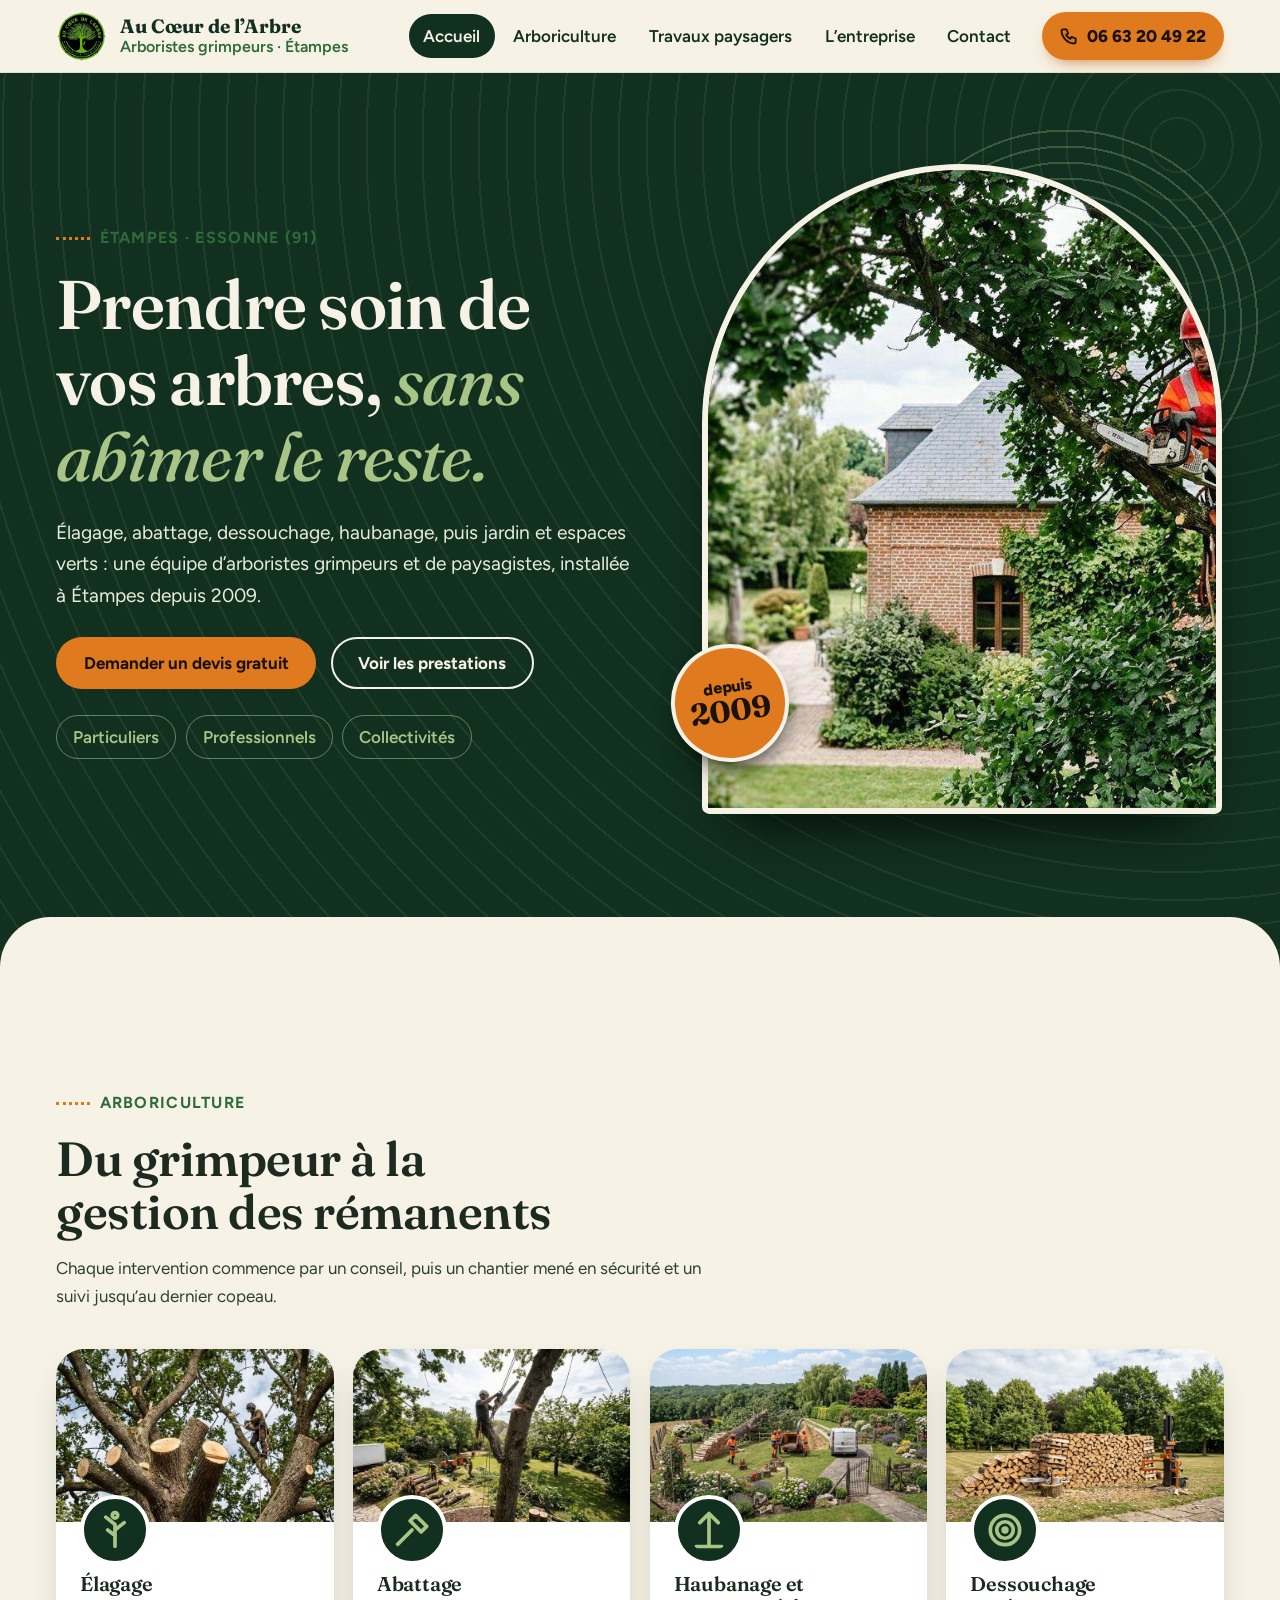
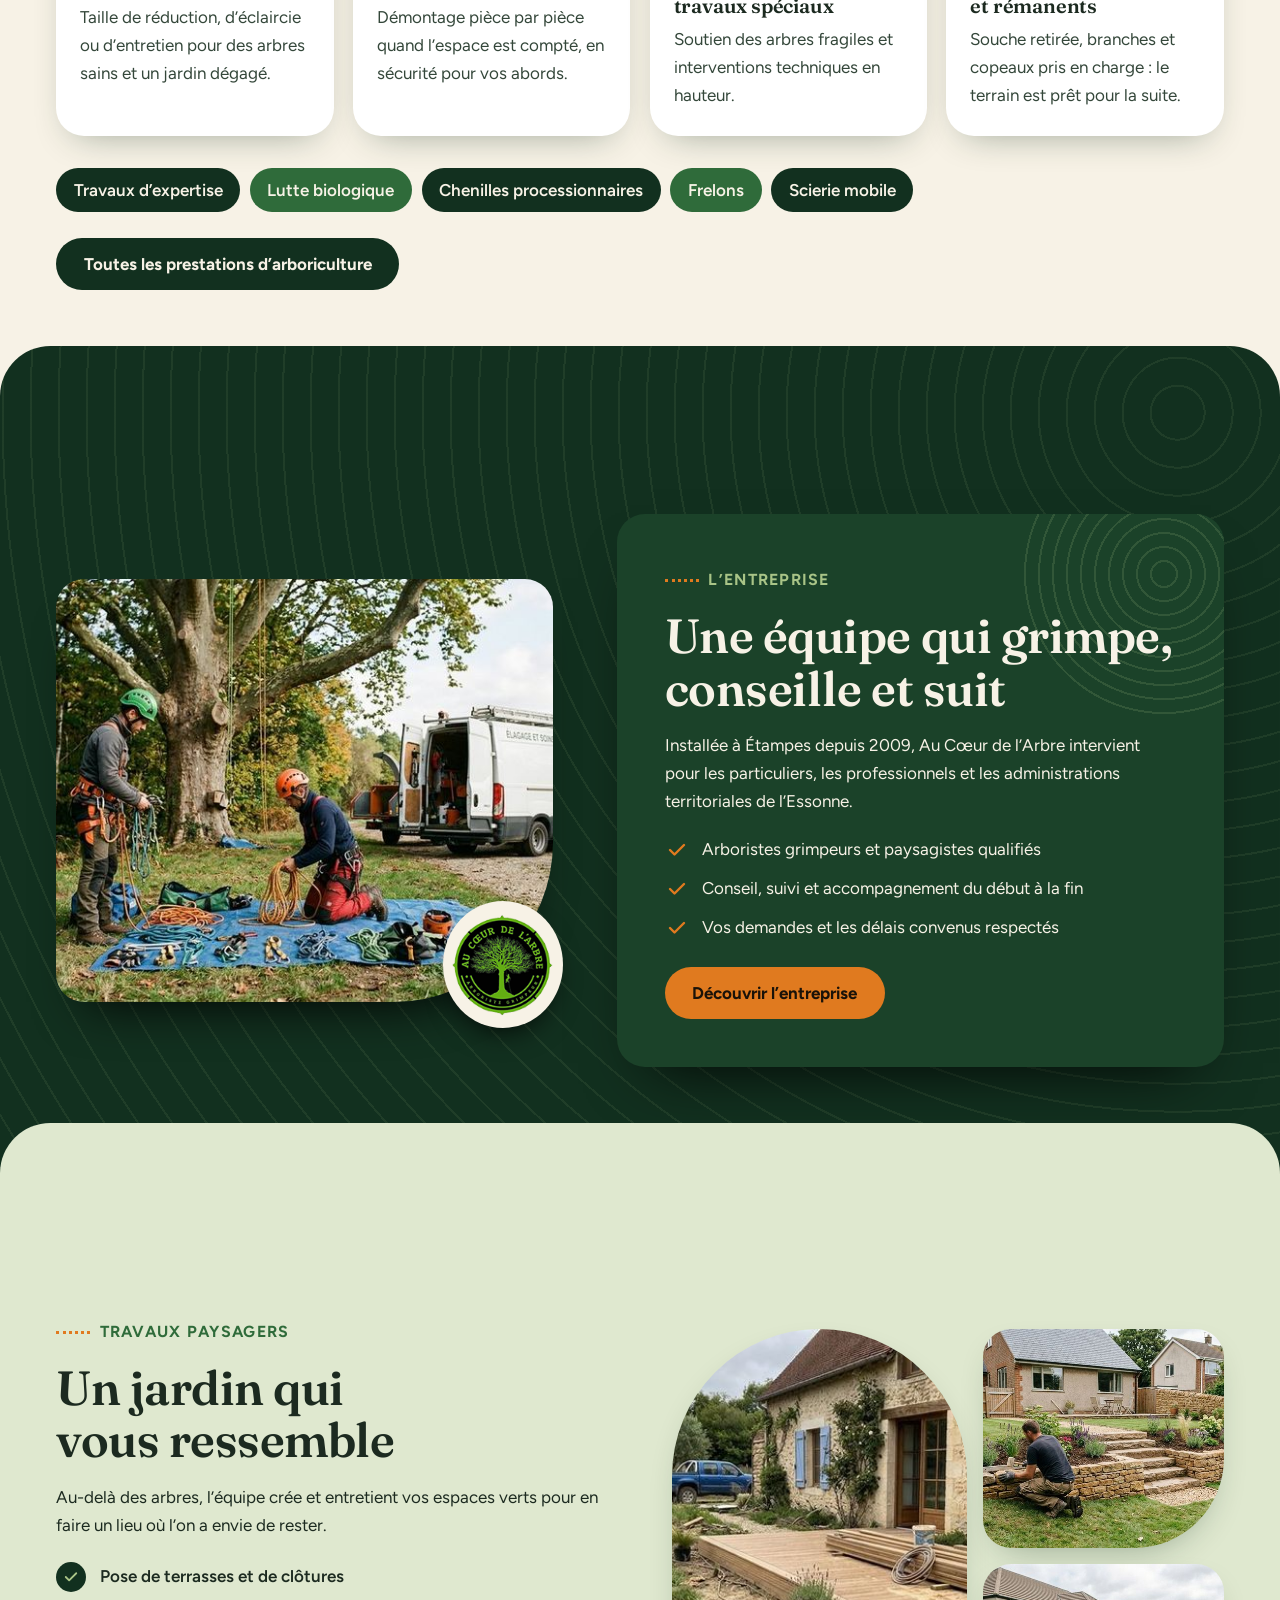
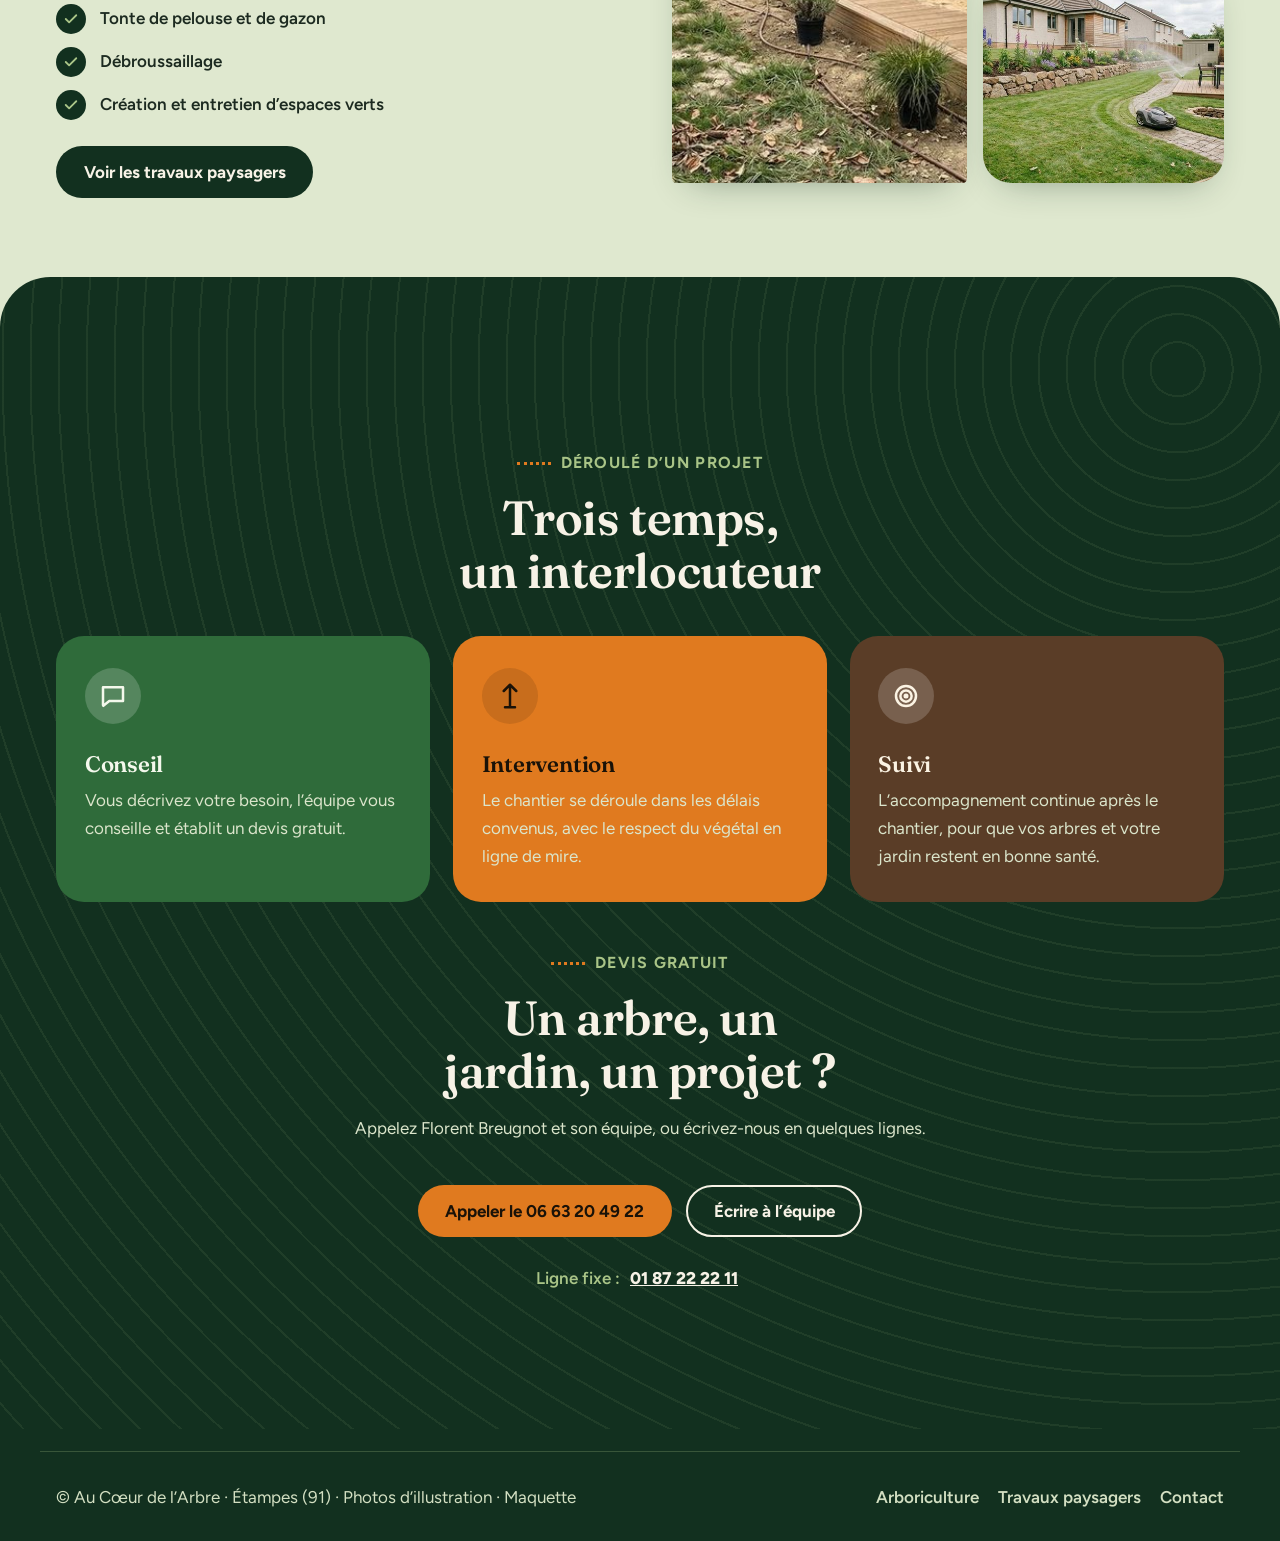
<file: index.html>
<!doctype html>
<html lang="fr">
<head>
<meta charset="utf-8">
<meta name="viewport" content="width=device-width,initial-scale=1">
<title>Au Cœur de l’Arbre, arboristes et paysagistes à Étampes</title>
<meta name="description" content="Au Cœur de l’Arbre à Étampes (91) : élagage, abattage, dessouchage, haubanage et travaux paysagers pour particuliers, professionnels et collectivités. Devis gratuit.">
<meta name="robots" content="noindex, nofollow">
<link rel="icon" type="image/png" href="images/logo.png">
<link rel="preconnect" href="https://fonts.googleapis.com">
<link rel="preconnect" href="https://fonts.gstatic.com" crossorigin>
<link rel="stylesheet" href="https://fonts.googleapis.com/css2?family=Fraunces:ital,opsz,wght@0,9..144,500;0,9..144,600;1,9..144,500&family=Figtree:wght@400;600;700;800&display=swap">
<link rel="stylesheet" href="css/style.css">
</head>
<body>
<header class="hdr">
  <div class="wrap">
    <a class="brand" href="https://webaunet.github.io/au-coeur-de-l-arbre/" aria-label="Au Cœur de l’Arbre, accueil">
      <img src="images/logo.png" width="52" height="55" alt="Logo Au Cœur de l’Arbre, arboriste grimpeur">
      <span><b>Au Cœur de l’Arbre</b><small>Arboristes grimpeurs · Étampes</small></span>
    </a>
    <nav class="nav" id="nav" aria-label="Navigation principale">
      <a href="index.html" aria-current="page">Accueil</a>
      <a href="arboriculture.html">Arboriculture</a>
      <a href="paysage.html">Travaux paysagers</a>
      <a href="entreprise.html">L’entreprise</a>
      <a href="contact.html">Contact</a>
    </nav>
    <a class="call" href="tel:+33663204922" aria-label="Appeler le 06 63 20 49 22">
      <svg viewBox="0 0 24 24" fill="none" stroke="currentColor" stroke-width="2.2" stroke-linecap="round" stroke-linejoin="round" aria-hidden="true"><path d="M5 4h4l2 5-2.5 1.5a11 11 0 0 0 5 5L15 13l5 2v4a2 2 0 0 1-2 2A16 16 0 0 1 3 6a2 2 0 0 1 2-2z"/></svg>
      <span>06 63 20 49 22</span>
    </a>
    <button class="burger" type="button" aria-expanded="false" aria-controls="nav" aria-label="Ouvrir le menu"><span></span></button>
  </div>
</header>

<main>
<section class="sec hero rings" aria-labelledby="h1">
  <div class="wrap">
    <div>
      <span class="eyebrow">Étampes · Essonne (91)</span>
      <h1 id="h1">Prendre soin de vos arbres, <em>sans abîmer le reste.</em></h1>
      <p class="lead">Élagage, abattage, dessouchage, haubanage, puis jardin et espaces verts : une équipe d’arboristes grimpeurs et de paysagistes, installée à Étampes depuis 2009.</p>
      <div class="actions">
        <a class="btn btn-rope" href="contact.html">Demander un devis gratuit</a>
        <a class="btn btn-line" href="arboriculture.html">Voir les prestations</a>
      </div>
      <ul class="facts" aria-label="Repères">
        <li>Particuliers</li><li>Professionnels</li><li>Collectivités</li>
      </ul>
    </div>
    <div class="hero-art">
      <div class="arch"><img src="images/hero-chene.jpg" width="1376" height="768" alt="Arboriste grimpeur travaillant dans la ramure d’un grand chêne (image d’illustration)"></div>
      <div class="medal" aria-label="Installée depuis 2009"><span>depuis<b>2009</b></span></div>
    </div>
  </div>
</section>

<section class="sec s-cream" id="arboriculture" aria-labelledby="h-arbo">
  <div class="wrap">
    <div class="head">
      <span class="eyebrow">Arboriculture</span>
      <h2 id="h-arbo">Du grimpeur à la gestion des rémanents</h2>
      <p>Chaque intervention commence par un conseil, puis un chantier mené en sécurité et un suivi jusqu’au dernier copeau.</p>
    </div>
    <div class="grid4">
      <article class="svc">
        <img src="images/etetage.jpg" width="800" height="436" alt="Taille de réduction d’un arbre étêté (image d’illustration)" loading="lazy">
        <div>
          <svg viewBox="0 0 24 24" fill="none" stroke="currentColor" stroke-width="2" stroke-linecap="round" stroke-linejoin="round" aria-hidden="true"><path d="M12 21V9M12 9l-5-4M12 12l5-4M12 15l-4-3"/><circle cx="12" cy="4" r="1.5"/></svg>
          <h3>Élagage</h3>
          <p>Taille de réduction, d’éclaircie ou d’entretien pour des arbres sains et un jardin dégagé.</p>
        </div>
      </article>
      <article class="svc">
        <img src="images/abattage-demontage.jpg" width="800" height="436" alt="Abattage d’un arbre par démontage (image d’illustration)" loading="lazy">
        <div>
          <svg viewBox="0 0 24 24" fill="none" stroke="currentColor" stroke-width="2" stroke-linecap="round" stroke-linejoin="round" aria-hidden="true"><path d="M4 20l8-8M14 4l6 6-3 3-6-6zM12 12l-2 2"/></svg>
          <h3>Abattage</h3>
          <p>Démontage pièce par pièce quand l’espace est compté, en sécurité pour vos abords.</p>
        </div>
      </article>
      <article class="svc">
        <img src="images/elagage-urgence.jpg" width="800" height="436" alt="Chantier d’élagage en urgence (image d’illustration)" loading="lazy">
        <div>
          <svg viewBox="0 0 24 24" fill="none" stroke="currentColor" stroke-width="2" stroke-linecap="round" stroke-linejoin="round" aria-hidden="true"><path d="M12 3v18M7 8l5-5 5 5M5 21h14"/></svg>
          <h3>Haubanage et travaux spéciaux</h3>
          <p>Soutien des arbres fragiles et interventions techniques en hauteur.</p>
        </div>
      </article>
      <article class="svc">
        <img src="images/bois-chauffage.jpg" width="800" height="446" alt="Bois coupé et empilé après un chantier (image d’illustration)" loading="lazy">
        <div>
          <svg viewBox="0 0 24 24" fill="none" stroke="currentColor" stroke-width="2" stroke-linecap="round" stroke-linejoin="round" aria-hidden="true"><circle cx="12" cy="12" r="8"/><circle cx="12" cy="12" r="4.5"/><circle cx="12" cy="12" r="1"/></svg>
          <h3>Dessouchage et rémanents</h3>
          <p>Souche retirée, branches et copeaux pris en charge : le terrain est prêt pour la suite.</p>
        </div>
      </article>
    </div>
    <ul class="chips" aria-label="Autres interventions">
      <li>Travaux d’expertise</li><li>Lutte biologique</li><li>Chenilles processionnaires</li><li>Frelons</li><li>Scierie mobile</li>
    </ul>
    <div class="actions"><a class="btn btn-green" href="arboriculture.html">Toutes les prestations d’arboriculture</a></div>
  </div>
</section>

<section class="sec dark rings" id="entreprise" aria-labelledby="h-about">
  <div class="wrap about">
    <div class="about-media">
      <img class="main" src="images/equipe-elagage.jpg" width="800" height="436" alt="Équipe et matériel d’élagage sur un chantier (image d’illustration)" loading="lazy">
      <img class="logo" src="images/logo.png" width="120" height="128" alt="" loading="lazy">
    </div>
    <div class="about-card">
      <span class="eyebrow">L’entreprise</span>
      <h2 id="h-about">Une équipe qui grimpe, conseille et suit</h2>
      <p style="margin-top:1rem">Installée à Étampes depuis 2009, Au Cœur de l’Arbre intervient pour les particuliers, les professionnels et les administrations territoriales de l’Essonne.</p>
      <ul>
        <li><svg viewBox="0 0 24 24" fill="none" stroke="currentColor" stroke-width="2.4" stroke-linecap="round" stroke-linejoin="round" aria-hidden="true"><path d="M5 12l4.5 4.5L19 7"/></svg>Arboristes grimpeurs et paysagistes qualifiés</li>
        <li><svg viewBox="0 0 24 24" fill="none" stroke="currentColor" stroke-width="2.4" stroke-linecap="round" stroke-linejoin="round" aria-hidden="true"><path d="M5 12l4.5 4.5L19 7"/></svg>Conseil, suivi et accompagnement du début à la fin</li>
        <li><svg viewBox="0 0 24 24" fill="none" stroke="currentColor" stroke-width="2.4" stroke-linecap="round" stroke-linejoin="round" aria-hidden="true"><path d="M5 12l4.5 4.5L19 7"/></svg>Vos demandes et les délais convenus respectés</li>
      </ul>
      <div class="actions"><a class="btn btn-rope" href="entreprise.html">Découvrir l’entreprise</a></div>
    </div>
  </div>
</section>

<section class="sec s-sage" id="paysage" aria-labelledby="h-land">
  <div class="wrap land">
    <div>
      <span class="eyebrow">Travaux paysagers</span>
      <h2 id="h-land">Un jardin qui vous ressemble</h2>
      <p style="margin-top:1rem">Au-delà des arbres, l’équipe crée et entretient vos espaces verts pour en faire un lieu où l’on a envie de rester.</p>
      <ul class="list">
        <li><svg viewBox="0 0 24 24" fill="none" stroke="currentColor" stroke-width="2.4" stroke-linecap="round" stroke-linejoin="round" aria-hidden="true"><path d="M5 12l4.5 4.5L19 7"/></svg>Pose de terrasses et de clôtures</li>
        <li><svg viewBox="0 0 24 24" fill="none" stroke="currentColor" stroke-width="2.4" stroke-linecap="round" stroke-linejoin="round" aria-hidden="true"><path d="M5 12l4.5 4.5L19 7"/></svg>Tonte de pelouse et de gazon</li>
        <li><svg viewBox="0 0 24 24" fill="none" stroke="currentColor" stroke-width="2.4" stroke-linecap="round" stroke-linejoin="round" aria-hidden="true"><path d="M5 12l4.5 4.5L19 7"/></svg>Débroussaillage</li>
        <li><svg viewBox="0 0 24 24" fill="none" stroke="currentColor" stroke-width="2.4" stroke-linecap="round" stroke-linejoin="round" aria-hidden="true"><path d="M5 12l4.5 4.5L19 7"/></svg>Création et entretien d’espaces verts</li>
      </ul>
      <div class="actions"><a class="btn btn-green" href="paysage.html">Voir les travaux paysagers</a></div>
    </div>
    <div class="mosaic">
      <img class="a" src="images/terrasse-bois.jpg" width="800" height="436" alt="Pose d’une terrasse en bois devant une maison en pierre (image d’illustration)" loading="lazy">
      <img class="b" src="images/maconnerie.jpg" width="800" height="436" alt="Muret de pierre et escalier dans un jardin (image d’illustration)" loading="lazy">
      <img class="c" src="images/robot-tonte.jpg" width="800" height="436" alt="Robot de tonte sur une pelouse entretenue (image d’illustration)" loading="lazy">
    </div>
  </div>
</section>

<section class="sec dark rings cta" aria-labelledby="h-steps">
  <div class="wrap">
    <div class="head" style="margin-inline:auto;text-align:center">
      <span class="eyebrow">Déroulé d’un projet</span>
      <h2 id="h-steps" style="margin-inline:auto">Trois temps, un interlocuteur</h2>
    </div>
    <div class="steps">
      <article class="step s1">
        <svg viewBox="0 0 24 24" fill="none" stroke="currentColor" stroke-width="2" stroke-linecap="round" stroke-linejoin="round" aria-hidden="true"><path d="M4 5h16v11H9l-5 4z"/></svg>
        <h3>Conseil</h3>
        <p>Vous décrivez votre besoin, l’équipe vous conseille et établit un devis gratuit.</p>
      </article>
      <article class="step s2">
        <svg viewBox="0 0 24 24" fill="none" stroke="currentColor" stroke-width="2" stroke-linecap="round" stroke-linejoin="round" aria-hidden="true"><path d="M12 3v18M7 8l5-5 5 5M8 21h8"/></svg>
        <h3>Intervention</h3>
        <p>Le chantier se déroule dans les délais convenus, avec le respect du végétal en ligne de mire.</p>
      </article>
      <article class="step s3">
        <svg viewBox="0 0 24 24" fill="none" stroke="currentColor" stroke-width="2" stroke-linecap="round" stroke-linejoin="round" aria-hidden="true"><circle cx="12" cy="12" r="8"/><circle cx="12" cy="12" r="4.5"/><circle cx="12" cy="12" r="1"/></svg>
        <h3>Suivi</h3>
        <p>L’accompagnement continue après le chantier, pour que vos arbres et votre jardin restent en bonne santé.</p>
      </article>
    </div>
  
    <div class="ctabox">
    <span class="eyebrow">Devis gratuit</span>
    <h2 id="h-cta">Un arbre, un jardin, un projet ?</h2>
    <p style="margin-top:1rem">Appelez Florent Breugnot et son équipe, ou écrivez-nous en quelques lignes.</p>
    <div class="actions">
      <a class="btn btn-rope" href="tel:+33663204922">Appeler le 06 63 20 49 22</a>
      <a class="btn btn-line" href="contact.html">Écrire à l’équipe</a>
    </div>
    <p class="tel2">Ligne fixe : <a href="tel:+33187222211">01 87 22 22 11</a></p>
  </div>
  </div>
</section>
</main>

<footer class="ftr">
  <div class="wrap">
    <p>© Au Cœur de l’Arbre · Étampes (91) · Photos d’illustration · Maquette</p>
    <nav aria-label="Pied de page">
      <a href="arboriculture.html">Arboriculture</a>
      <a href="paysage.html">Travaux paysagers</a>
      <a href="contact.html">Contact</a>
    </nav>
  </div>
</footer>
<script src="js/main.js" defer></script>
</body>
</html>
</file>
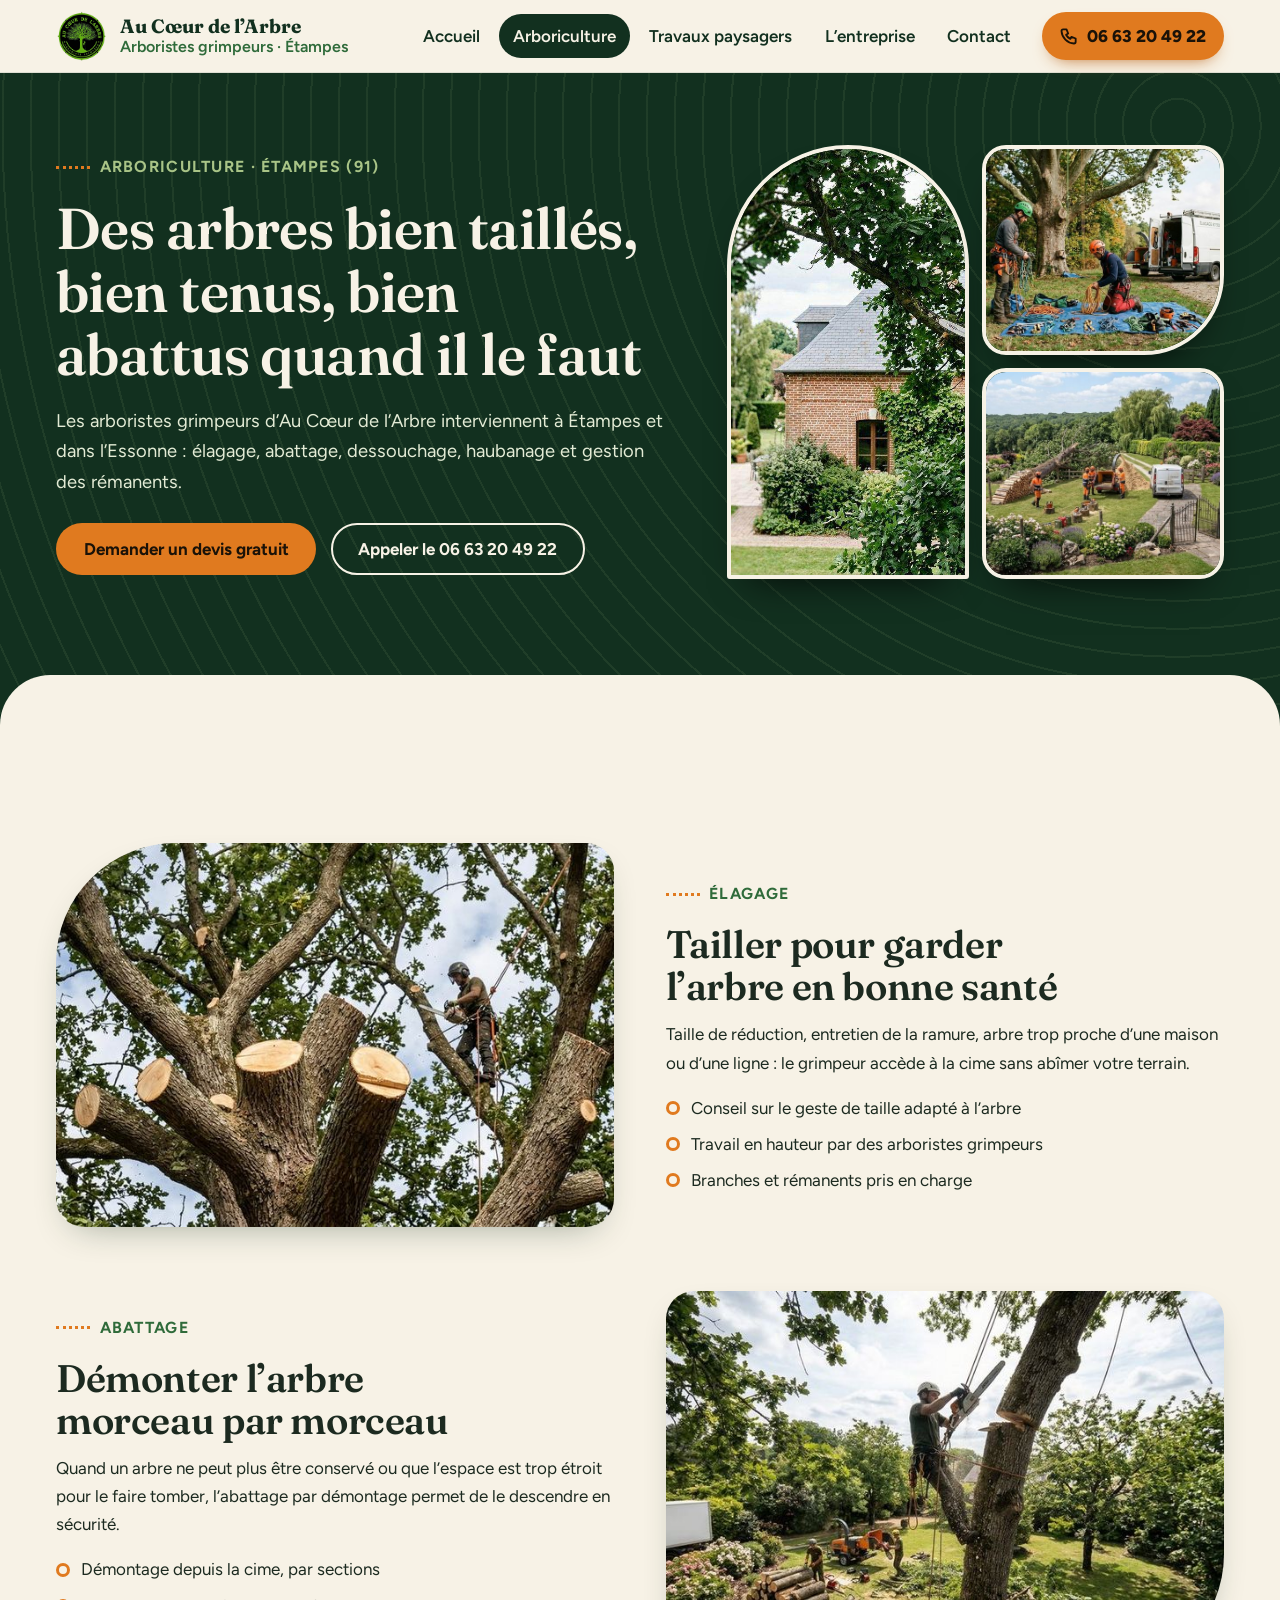
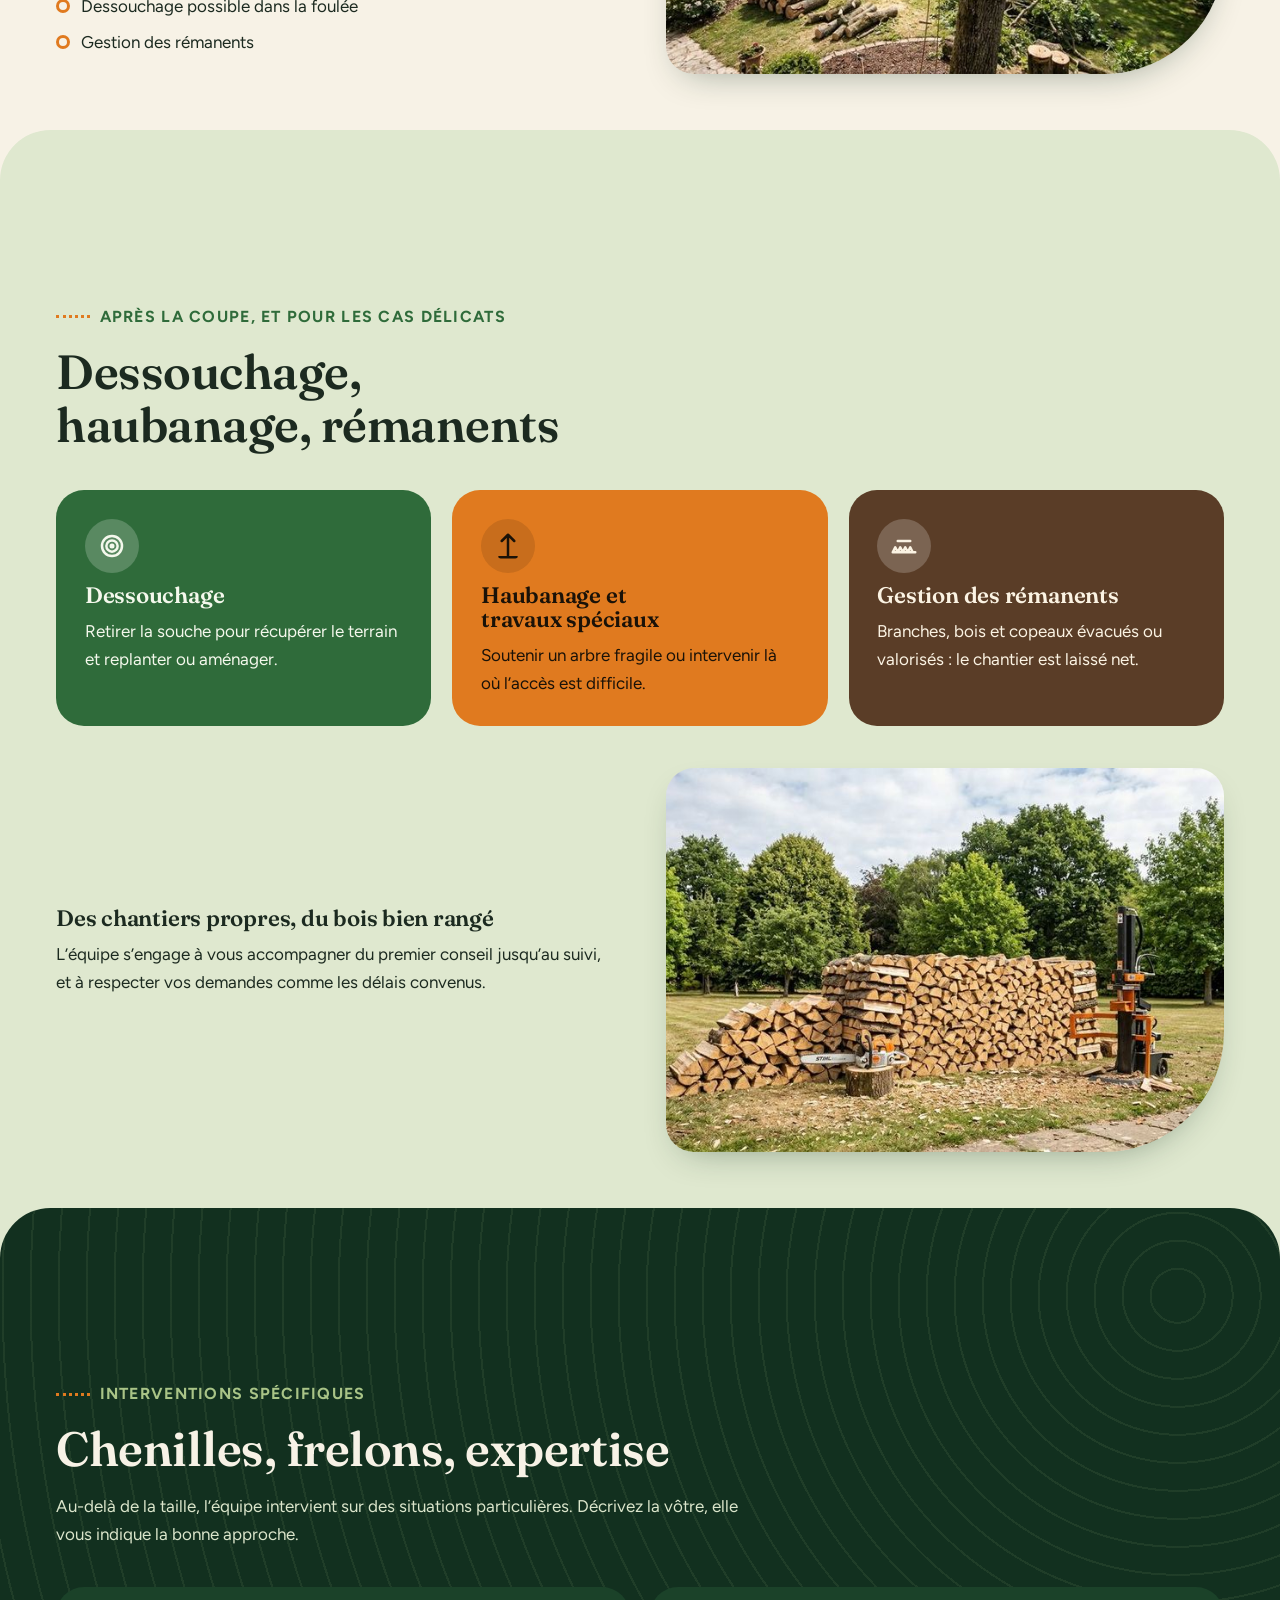
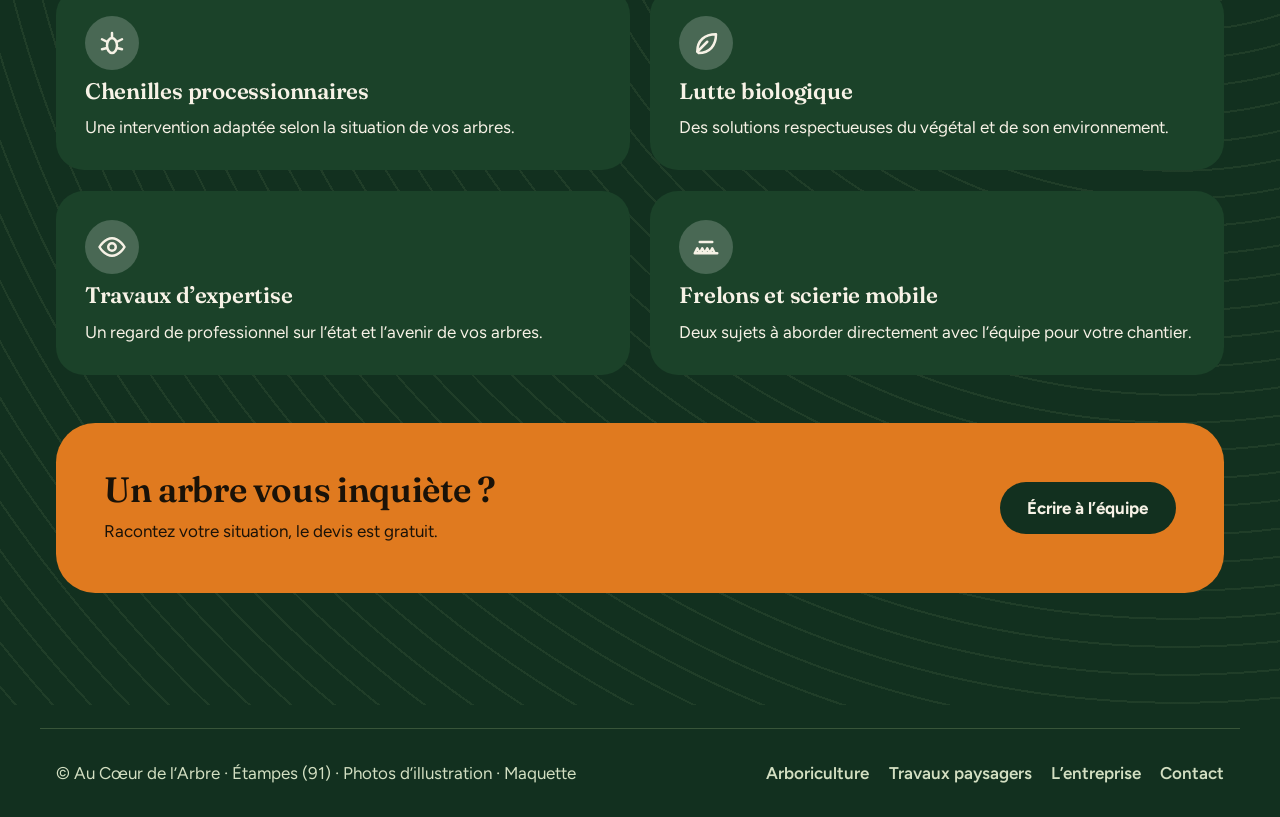
<file: arboriculture.html>
<!doctype html>
<html lang="fr">
<head>
<meta charset="utf-8">
<meta name="viewport" content="width=device-width,initial-scale=1">
<title>Arboriculture à Étampes : élagage, abattage, dessouchage | Au Cœur de l’Arbre</title>
<meta name="description" content="Élagage, abattage, dessouchage, haubanage et interventions spécifiques à Étampes (91) avec Au Cœur de l’Arbre, arboristes grimpeurs. Devis gratuit.">
<meta name="robots" content="noindex, nofollow">
<link rel="icon" type="image/png" href="images/logo.png">
<link rel="preconnect" href="https://fonts.googleapis.com">
<link rel="preconnect" href="https://fonts.gstatic.com" crossorigin>
<link rel="stylesheet" href="https://fonts.googleapis.com/css2?family=Fraunces:ital,opsz,wght@0,9..144,500;0,9..144,600;1,9..144,500&family=Figtree:wght@400;600;700;800&display=swap">
<link rel="stylesheet" href="css/style.css">
</head>
<body>
<header class="hdr">
  <div class="wrap">
    <a class="brand" href="https://webaunet.github.io/au-coeur-de-l-arbre/" aria-label="Au Cœur de l’Arbre, accueil">
      <img src="images/logo.png" width="52" height="55" alt="Logo Au Cœur de l’Arbre, arboriste grimpeur">
      <span><b>Au Cœur de l’Arbre</b><small>Arboristes grimpeurs · Étampes</small></span>
    </a>
    <nav class="nav" id="nav" aria-label="Navigation principale">
      <a href="index.html">Accueil</a>
      <a href="arboriculture.html" aria-current="page">Arboriculture</a>
      <a href="paysage.html">Travaux paysagers</a>
      <a href="entreprise.html">L’entreprise</a>
      <a href="contact.html">Contact</a>
    </nav>
    <a class="call" href="tel:+33663204922" aria-label="Appeler le 06 63 20 49 22">
      <svg viewBox="0 0 24 24" fill="none" stroke="currentColor" stroke-width="2.2" stroke-linecap="round" stroke-linejoin="round" aria-hidden="true"><path d="M5 4h4l2 5-2.5 1.5a11 11 0 0 0 5 5L15 13l5 2v4a2 2 0 0 1-2 2A16 16 0 0 1 3 6a2 2 0 0 1 2-2z"/></svg>
      <span>06 63 20 49 22</span>
    </a>
    <button class="burger" type="button" aria-expanded="false" aria-controls="nav" aria-label="Ouvrir le menu"><span></span></button>
  </div>
</header>

<main>
<section class="sec phead dark rings" aria-labelledby="h1">
  <div class="wrap">
    <div>
      <span class="eyebrow">Arboriculture · Étampes (91)</span>
      <h1 id="h1">Des arbres bien taillés, bien tenus, bien abattus quand il le faut</h1>
      <p class="lead">Les arboristes grimpeurs d’Au Cœur de l’Arbre interviennent à Étampes et dans l’Essonne : élagage, abattage, dessouchage, haubanage et gestion des rémanents.</p>
      <div class="actions"><a class="btn btn-rope" href="contact.html">Demander un devis gratuit</a><a class="btn btn-line" href="tel:+33663204922">Appeler le 06 63 20 49 22</a></div>
    </div>
    <div class="mos3">
      <img src="images/hero-chene.jpg" width="1376" height="768" alt="Arboriste grimpeur dans la ramure d’un grand chêne (image d’illustration)">
      <img src="images/equipe-elagage.jpg" width="800" height="436" alt="Équipe et matériel d’élagage sur un chantier (image d’illustration)">
      <img src="images/elagage-urgence.jpg" width="800" height="436" alt="Chantier d’élagage en urgence (image d’illustration)">
    </div>
  </div>
</section>

<section class="sec s-cream" aria-labelledby="h-el">
  <div class="wrap">
    <div class="row">
      <img src="images/etetage.jpg" width="800" height="436" alt="Arbre étêté après une taille de réduction (image d’illustration)" loading="lazy">
      <div>
        <span class="eyebrow">Élagage</span>
        <h2 id="h-el">Tailler pour garder l’arbre en bonne santé</h2>
        <p>Taille de réduction, entretien de la ramure, arbre trop proche d’une maison ou d’une ligne : le grimpeur accède à la cime sans abîmer votre terrain.</p>
        <ul class="tick"><li>Conseil sur le geste de taille adapté à l’arbre</li><li>Travail en hauteur par des arboristes grimpeurs</li><li>Branches et rémanents pris en charge</li></ul>
      </div>
    </div>
    <div class="row rev">
      <img src="images/abattage-demontage.jpg" width="800" height="436" alt="Abattage d’un arbre par démontage (image d’illustration)" loading="lazy">
      <div>
        <span class="eyebrow">Abattage</span>
        <h2>Démonter l’arbre morceau par morceau</h2>
        <p>Quand un arbre ne peut plus être conservé ou que l’espace est trop étroit pour le faire tomber, l’abattage par démontage permet de le descendre en sécurité.</p>
        <ul class="tick"><li>Démontage depuis la cime, par sections</li><li>Dessouchage possible dans la foulée</li><li>Gestion des rémanents</li></ul>
      </div>
    </div>
  </div>
</section>

<section class="sec s-sage" aria-labelledby="h-more">
  <div class="wrap">
    <div class="head"><span class="eyebrow">Après la coupe, et pour les cas délicats</span><h2 id="h-more">Dessouchage, haubanage, rémanents</h2></div>
    <div class="cards3">
      <article class="card c-leaf"><svg viewBox="0 0 24 24" fill="none" stroke="currentColor" stroke-width="2" stroke-linecap="round" stroke-linejoin="round" aria-hidden="true"><circle cx="12" cy="12" r="8"/><circle cx="12" cy="12" r="4.5"/><circle cx="12" cy="12" r="1"/></svg><h3>Dessouchage</h3><p>Retirer la souche pour récupérer le terrain et replanter ou aménager.</p></article>
      <article class="card c-rope"><svg viewBox="0 0 24 24" fill="none" stroke="currentColor" stroke-width="2" stroke-linecap="round" stroke-linejoin="round" aria-hidden="true"><path d="M12 3v18M7 8l5-5 5 5M5 21h14"/></svg><h3>Haubanage et travaux spéciaux</h3><p>Soutenir un arbre fragile ou intervenir là où l’accès est difficile.</p></article>
      <article class="card c-bark"><svg viewBox="0 0 24 24" fill="none" stroke="currentColor" stroke-width="2" stroke-linecap="round" stroke-linejoin="round" aria-hidden="true"><path d="M3 17h18M3 17l2-4 2 4 2-4 2 4 2-4 2 4 2-4 2 4M7 8h10"/></svg><h3>Gestion des rémanents</h3><p>Branches, bois et copeaux évacués ou valorisés : le chantier est laissé net.</p></article>
    </div>
    <div class="row rev" style="margin-top:2.6rem">
      <img src="images/bois-chauffage.jpg" width="800" height="446" alt="Bois coupé et empilé après un chantier (image d’illustration)" loading="lazy">
      <div><h3 style="margin-bottom:.6rem">Des chantiers propres, du bois bien rangé</h3><p>L’équipe s’engage à vous accompagner du premier conseil jusqu’au suivi, et à respecter vos demandes comme les délais convenus.</p></div>
    </div>
  </div>
</section>

<section class="sec dark rings" aria-labelledby="h-spe">
  <div class="wrap">
    <div class="head"><span class="eyebrow">Interventions spécifiques</span><h2 id="h-spe">Chenilles, frelons, expertise</h2><p>Au-delà de la taille, l’équipe intervient sur des situations particulières. Décrivez la vôtre, elle vous indique la bonne approche.</p></div>
    <div class="cards4">
      <article class="card c-forest"><svg viewBox="0 0 24 24" fill="none" stroke="currentColor" stroke-width="2" stroke-linecap="round" stroke-linejoin="round" aria-hidden="true"><ellipse cx="12" cy="14" rx="4" ry="6"/><path d="M12 8V4M8 11L4 9M16 11l4-2M8 16l-4 1M16 16l4 1"/></svg><h3>Chenilles processionnaires</h3><p>Une intervention adaptée selon la situation de vos arbres.</p></article>
      <article class="card c-forest"><svg viewBox="0 0 24 24" fill="none" stroke="currentColor" stroke-width="2" stroke-linecap="round" stroke-linejoin="round" aria-hidden="true"><path d="M5 19C5 10 11 5 20 5c0 9-5 15-14 15M5 19l8-8"/></svg><h3>Lutte biologique</h3><p>Des solutions respectueuses du végétal et de son environnement.</p></article>
      <article class="card c-forest"><svg viewBox="0 0 24 24" fill="none" stroke="currentColor" stroke-width="2" stroke-linecap="round" stroke-linejoin="round" aria-hidden="true"><path d="M2 12s4-7 10-7 10 7 10 7-4 7-10 7S2 12 2 12z"/><circle cx="12" cy="12" r="3"/></svg><h3>Travaux d’expertise</h3><p>Un regard de professionnel sur l’état et l’avenir de vos arbres.</p></article>
      <article class="card c-forest"><svg viewBox="0 0 24 24" fill="none" stroke="currentColor" stroke-width="2" stroke-linecap="round" stroke-linejoin="round" aria-hidden="true"><path d="M3 17h18M3 17l2-4 2 4 2-4 2 4 2-4 2 4 2-4 2 4M7 8h10"/></svg><h3>Frelons et scierie mobile</h3><p>Deux sujets à aborder directement avec l’équipe pour votre chantier.</p></article>
    </div>
    <div class="band b-rope"><div><h2>Un arbre vous inquiète ?</h2><p>Racontez votre situation, le devis est gratuit.</p></div><div class="actions"><a class="btn btn-green" href="contact.html">Écrire à l’équipe</a></div></div>
  </div>
</section>
</main>

<footer class="ftr">
  <div class="wrap">
    <p>© Au Cœur de l’Arbre · Étampes (91) · Photos d’illustration · Maquette</p>
    <nav aria-label="Pied de page">
      <a href="arboriculture.html">Arboriculture</a>
      <a href="paysage.html">Travaux paysagers</a>
      <a href="entreprise.html">L’entreprise</a>
      <a href="contact.html">Contact</a>
    </nav>
  </div>
</footer>
<script src="js/main.js" defer></script>
</body>
</html>
</file>
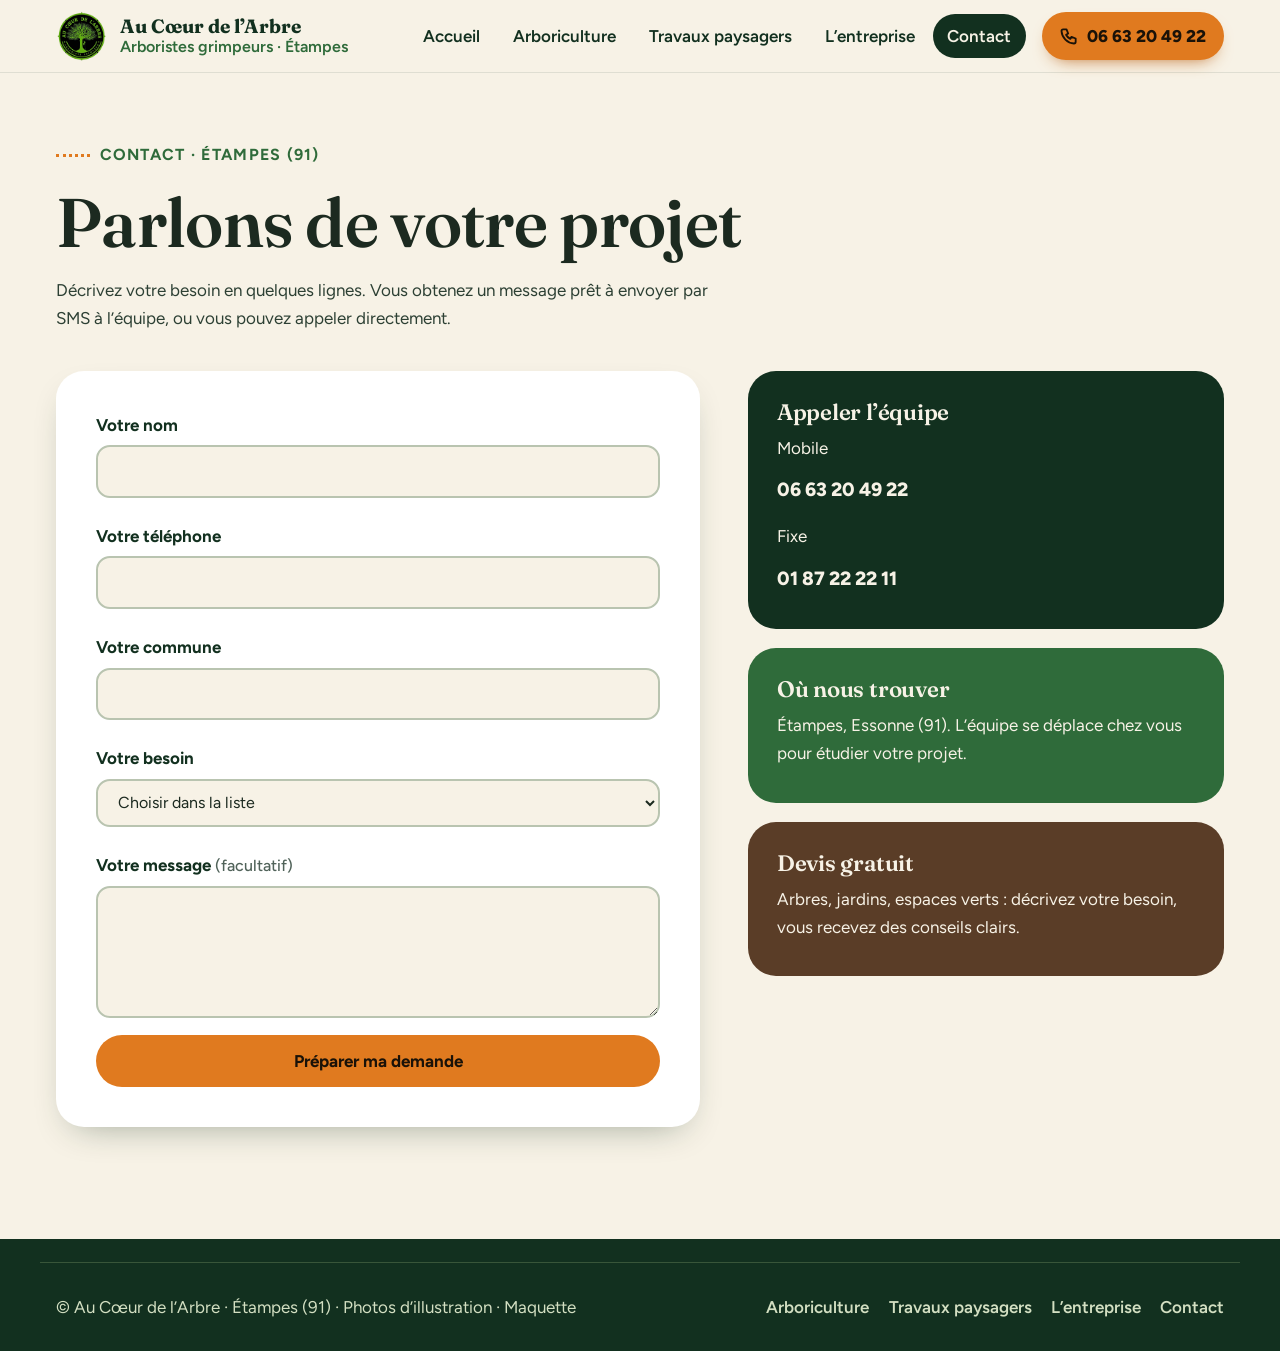
<file: contact.html>
<!doctype html>
<html lang="fr">
<head>
<meta charset="utf-8">
<meta name="viewport" content="width=device-width,initial-scale=1">
<title>Contact et devis gratuit à Étampes | Au Cœur de l’Arbre</title>
<meta name="description" content="Contactez Au Cœur de l’Arbre à Étampes (91) : appelez le 06 63 20 49 22 ou préparez votre demande de devis gratuit en ligne.">
<meta name="robots" content="noindex, nofollow">
<link rel="icon" type="image/png" href="images/logo.png">
<link rel="preconnect" href="https://fonts.googleapis.com">
<link rel="preconnect" href="https://fonts.gstatic.com" crossorigin>
<link rel="stylesheet" href="https://fonts.googleapis.com/css2?family=Fraunces:ital,opsz,wght@0,9..144,500;0,9..144,600;1,9..144,500&family=Figtree:wght@400;600;700;800&display=swap">
<link rel="stylesheet" href="css/style.css">
</head>
<body>
<header class="hdr">
  <div class="wrap">
    <a class="brand" href="https://webaunet.github.io/au-coeur-de-l-arbre/" aria-label="Au Cœur de l’Arbre, accueil">
      <img src="images/logo.png" width="52" height="55" alt="Logo Au Cœur de l’Arbre, arboriste grimpeur">
      <span><b>Au Cœur de l’Arbre</b><small>Arboristes grimpeurs · Étampes</small></span>
    </a>
    <nav class="nav" id="nav" aria-label="Navigation principale">
      <a href="index.html">Accueil</a>
      <a href="arboriculture.html">Arboriculture</a>
      <a href="paysage.html">Travaux paysagers</a>
      <a href="entreprise.html">L’entreprise</a>
      <a href="contact.html" aria-current="page">Contact</a>
    </nav>
    <a class="call" href="tel:+33663204922" aria-label="Appeler le 06 63 20 49 22">
      <svg viewBox="0 0 24 24" fill="none" stroke="currentColor" stroke-width="2.2" stroke-linecap="round" stroke-linejoin="round" aria-hidden="true"><path d="M5 4h4l2 5-2.5 1.5a11 11 0 0 0 5 5L15 13l5 2v4a2 2 0 0 1-2 2A16 16 0 0 1 3 6a2 2 0 0 1 2-2z"/></svg>
      <span>06 63 20 49 22</span>
    </a>
    <button class="burger" type="button" aria-expanded="false" aria-controls="nav" aria-label="Ouvrir le menu"><span></span></button>
  </div>
</header>

<main>
<section class="sec s-cream" style="padding-top:clamp(2.5rem,6vw,4rem);min-height:min(92svh,900px)" aria-labelledby="h1">
  <div class="wrap">
    <div class="head"><span class="eyebrow">Contact · Étampes (91)</span><h1 id="h1">Parlons de votre projet</h1><p>Décrivez votre besoin en quelques lignes. Vous obtenez un message prêt à envoyer par SMS à l’équipe, ou vous pouvez appeler directement.</p></div>
    <div class="cgrid">
      <form class="form" id="devis" novalidate aria-label="Demande de devis">
        <div class="field"><label for="f-nom">Votre nom</label><input id="f-nom" name="nom" type="text" autocomplete="name" required aria-describedby="e-nom"><span class="msg" id="e-nom" role="alert"></span></div>
        <div class="field"><label for="f-tel">Votre téléphone</label><input id="f-tel" name="tel" type="tel" autocomplete="tel" inputmode="tel" required aria-describedby="e-tel"><span class="msg" id="e-tel" role="alert"></span></div>
        <div class="field"><label for="f-commune">Votre commune</label><input id="f-commune" name="commune" type="text" autocomplete="address-level2" required aria-describedby="e-commune"><span class="msg" id="e-commune" role="alert"></span></div>
        <div class="field"><label for="f-besoin">Votre besoin</label>
          <select id="f-besoin" name="besoin" required aria-describedby="e-besoin">
            <option value="">Choisir dans la liste</option><option>Élagage</option><option>Abattage</option><option>Dessouchage</option><option>Haubanage ou travaux spéciaux</option><option>Chenilles processionnaires ou frelons</option><option>Terrasse ou clôture</option><option>Pelouse, gazon ou débroussaillage</option><option>Création ou entretien d’espaces verts</option><option>Autre demande</option>
          </select><span class="msg" id="e-besoin" role="alert"></span></div>
        <div class="field"><label for="f-msg">Votre message <small>(facultatif)</small></label><textarea id="f-msg" name="message" rows="4"></textarea></div>
        <button class="btn btn-rope" type="submit">Préparer ma demande</button>
        <div class="recap" id="recap" tabindex="-1" hidden>
          <h3>Votre demande est prête</h3>
          <pre></pre>
          <div class="actions"><a class="btn btn-green sms" href="sms:+33663204922">Envoyer par SMS</a><button class="btn btn-line copy" type="button" style="color:var(--forest)">Copier le message</button><a class="btn btn-rope" href="tel:+33663204922">Appeler</a></div>
        </div>
      </form>
      <aside>
        <div class="info"><h3>Appeler l’équipe</h3><p>Mobile</p><a href="tel:+33663204922">06 63 20 49 22</a><p style="margin-top:.6rem">Fixe</p><a href="tel:+33187222211">01 87 22 22 11</a></div>
        <div class="info" style="background:var(--leaf)"><h3>Où nous trouver</h3><p>Étampes, Essonne (91). L’équipe se déplace chez vous pour étudier votre projet.</p></div>
        <div class="info" style="background:var(--bark)"><h3>Devis gratuit</h3><p>Arbres, jardins, espaces verts : décrivez votre besoin, vous recevez des conseils clairs.</p></div>
      </aside>
    </div>
  </div>
</section>
</main>

<footer class="ftr">
  <div class="wrap">
    <p>© Au Cœur de l’Arbre · Étampes (91) · Photos d’illustration · Maquette</p>
    <nav aria-label="Pied de page">
      <a href="arboriculture.html">Arboriculture</a>
      <a href="paysage.html">Travaux paysagers</a>
      <a href="entreprise.html">L’entreprise</a>
      <a href="contact.html">Contact</a>
    </nav>
  </div>
</footer>
<script src="js/main.js" defer></script>
</body>
</html>
</file>
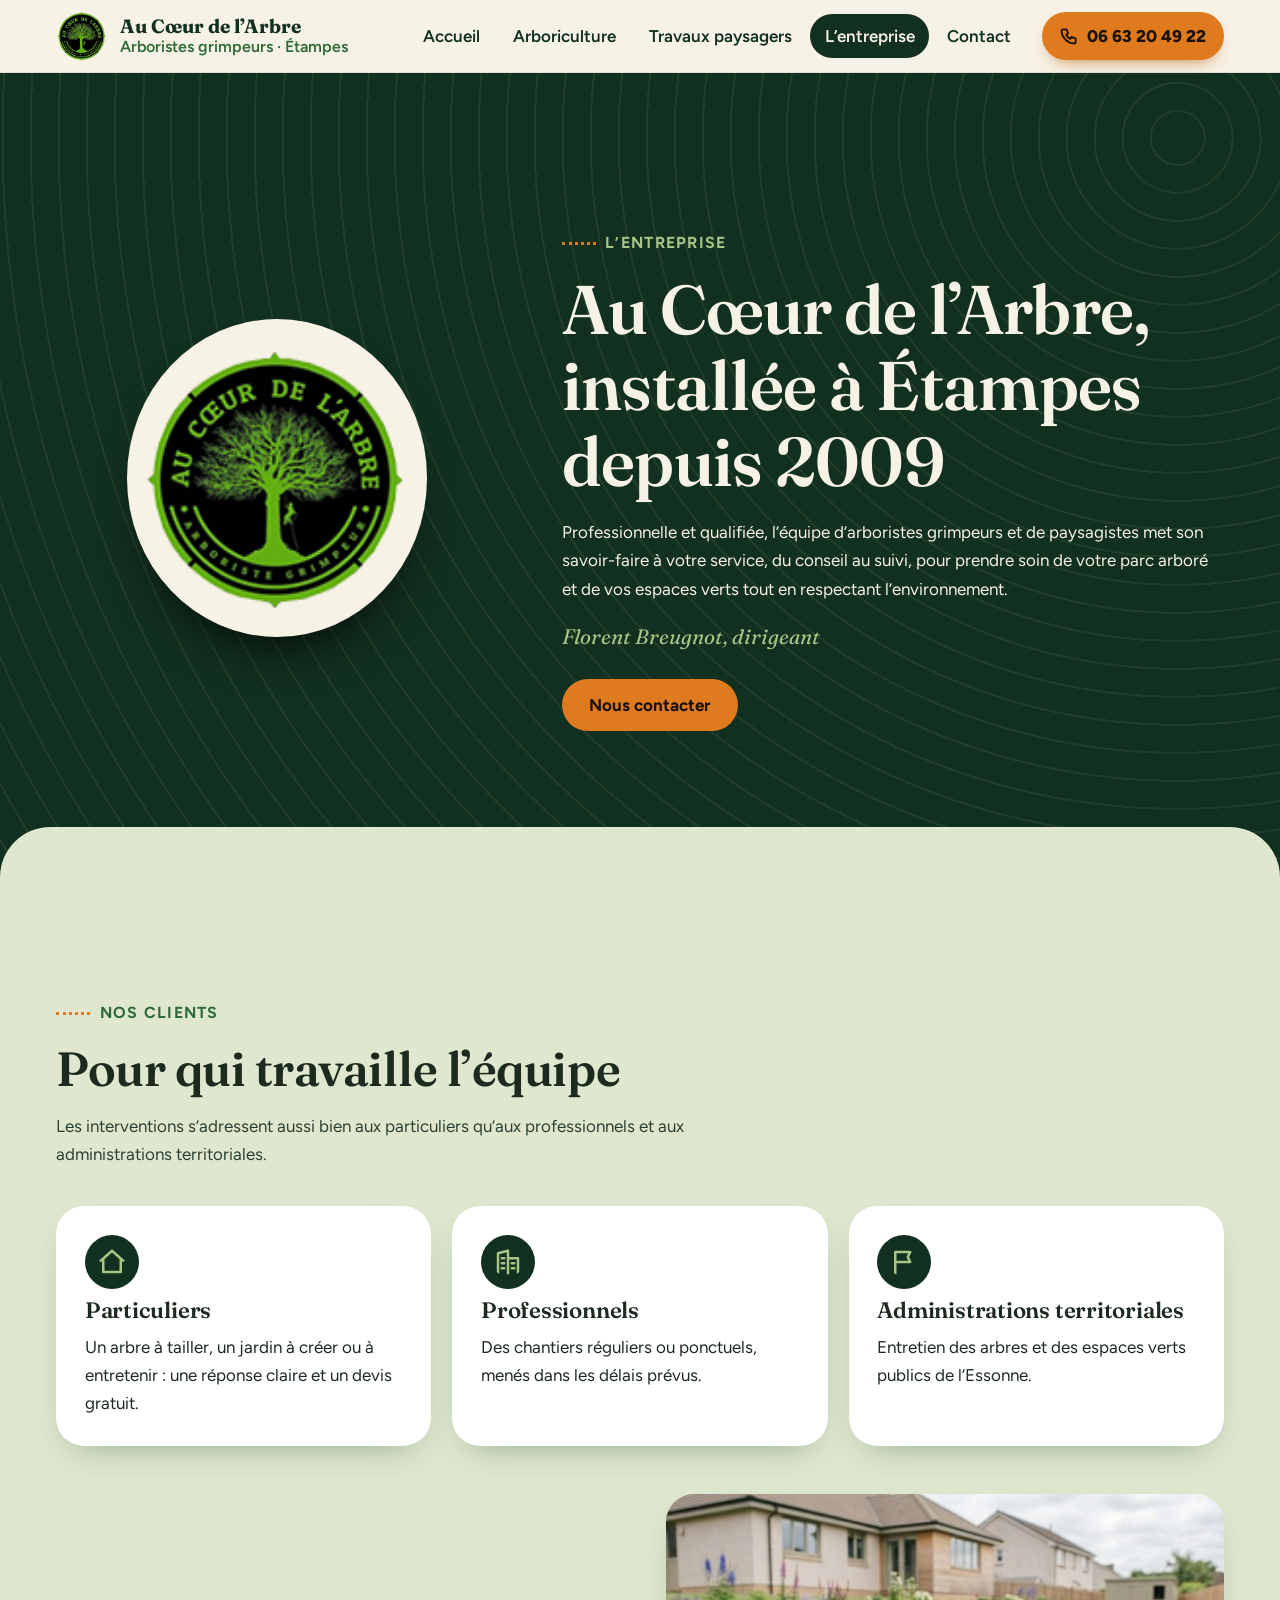
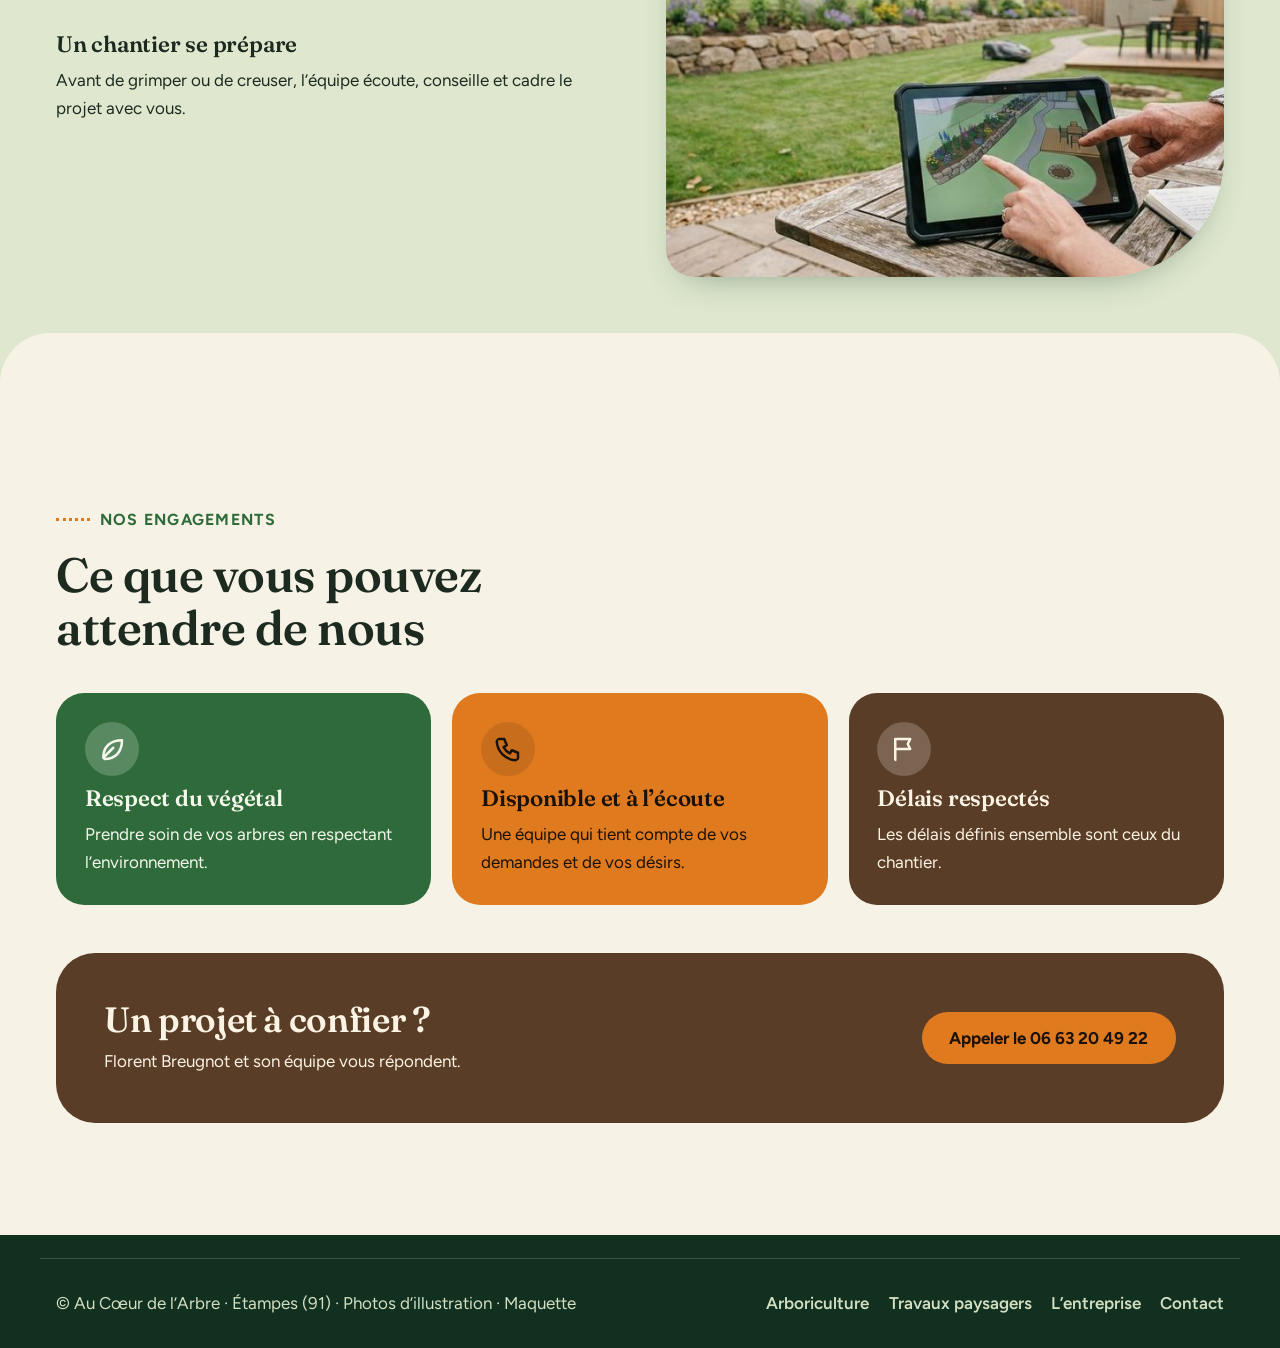
<file: entreprise.html>
<!doctype html>
<html lang="fr">
<head>
<meta charset="utf-8">
<meta name="viewport" content="width=device-width,initial-scale=1">
<title>L’entreprise : arboristes et paysagistes depuis 2009 à Étampes | Au Cœur de l’Arbre</title>
<meta name="description" content="Au Cœur de l’Arbre, installée à Étampes (91) depuis 2009 : une équipe d’arboristes grimpeurs et de paysagistes pour particuliers, professionnels et collectivités.">
<meta name="robots" content="noindex, nofollow">
<link rel="icon" type="image/png" href="images/logo.png">
<link rel="preconnect" href="https://fonts.googleapis.com">
<link rel="preconnect" href="https://fonts.gstatic.com" crossorigin>
<link rel="stylesheet" href="https://fonts.googleapis.com/css2?family=Fraunces:ital,opsz,wght@0,9..144,500;0,9..144,600;1,9..144,500&family=Figtree:wght@400;600;700;800&display=swap">
<link rel="stylesheet" href="css/style.css">
</head>
<body>
<header class="hdr">
  <div class="wrap">
    <a class="brand" href="https://webaunet.github.io/au-coeur-de-l-arbre/" aria-label="Au Cœur de l’Arbre, accueil">
      <img src="images/logo.png" width="52" height="55" alt="Logo Au Cœur de l’Arbre, arboriste grimpeur">
      <span><b>Au Cœur de l’Arbre</b><small>Arboristes grimpeurs · Étampes</small></span>
    </a>
    <nav class="nav" id="nav" aria-label="Navigation principale">
      <a href="index.html">Accueil</a>
      <a href="arboriculture.html">Arboriculture</a>
      <a href="paysage.html">Travaux paysagers</a>
      <a href="entreprise.html" aria-current="page">L’entreprise</a>
      <a href="contact.html">Contact</a>
    </nav>
    <a class="call" href="tel:+33663204922" aria-label="Appeler le 06 63 20 49 22">
      <svg viewBox="0 0 24 24" fill="none" stroke="currentColor" stroke-width="2.2" stroke-linecap="round" stroke-linejoin="round" aria-hidden="true"><path d="M5 4h4l2 5-2.5 1.5a11 11 0 0 0 5 5L15 13l5 2v4a2 2 0 0 1-2 2A16 16 0 0 1 3 6a2 2 0 0 1 2-2z"/></svg>
      <span>06 63 20 49 22</span>
    </a>
    <button class="burger" type="button" aria-expanded="false" aria-controls="nav" aria-label="Ouvrir le menu"><span></span></button>
  </div>
</header>

<main>
<section class="sec dark rings" aria-labelledby="h1">
  <div class="wrap story">
    <img class="badge" src="images/logo.png" width="141" height="150" alt="Logo Au Cœur de l’Arbre, arboriste grimpeur">
    <div>
      <span class="eyebrow">L’entreprise</span>
      <h1 id="h1">Au Cœur de l’Arbre, installée à Étampes depuis 2009</h1>
      <p style="margin-top:1.2rem">Professionnelle et qualifiée, l’équipe d’arboristes grimpeurs et de paysagistes met son savoir-faire à votre service, du conseil au suivi, pour prendre soin de votre parc arboré et de vos espaces verts tout en respectant l’environnement.</p>
      <p class="sig">Florent Breugnot, dirigeant</p>
      <div class="actions"><a class="btn btn-rope" href="contact.html">Nous contacter</a></div>
    </div>
  </div>
</section>

<section class="sec s-sage" aria-labelledby="h-who">
  <div class="wrap">
    <div class="head"><span class="eyebrow">Nos clients</span><h2 id="h-who">Pour qui travaille l’équipe</h2><p>Les interventions s’adressent aussi bien aux particuliers qu’aux professionnels et aux administrations territoriales.</p></div>
    <div class="cards3">
      <article class="card c-white"><svg viewBox="0 0 24 24" fill="none" stroke="currentColor" stroke-width="2" stroke-linecap="round" stroke-linejoin="round" aria-hidden="true"><path d="M3 11l9-8 9 8M5 10v10h14V10"/></svg><h3>Particuliers</h3><p>Un arbre à tailler, un jardin à créer ou à entretenir : une réponse claire et un devis gratuit.</p></article>
      <article class="card c-white"><svg viewBox="0 0 24 24" fill="none" stroke="currentColor" stroke-width="2" stroke-linecap="round" stroke-linejoin="round" aria-hidden="true"><path d="M4 21V5l8-2v18M12 9h8v12M7 9h2M7 13h2M7 17h2M15 13h2M15 17h2"/></svg><h3>Professionnels</h3><p>Des chantiers réguliers ou ponctuels, menés dans les délais prévus.</p></article>
      <article class="card c-white"><svg viewBox="0 0 24 24" fill="none" stroke="currentColor" stroke-width="2" stroke-linecap="round" stroke-linejoin="round" aria-hidden="true"><path d="M5 21V4M5 4h12l-2 4 2 4H5"/></svg><h3>Administrations territoriales</h3><p>Entretien des arbres et des espaces verts publics de l’Essonne.</p></article>
    </div>
    <div class="row rev" style="margin-top:3rem">
      <img src="images/conception.jpg" width="800" height="436" alt="Étude d’un projet d’aménagement sur plan (image d’illustration)" loading="lazy">
      <div><h3 style="margin-bottom:.6rem">Un chantier se prépare</h3><p>Avant de grimper ou de creuser, l’équipe écoute, conseille et cadre le projet avec vous.</p></div>
    </div>
  </div>
</section>

<section class="sec s-cream" aria-labelledby="h-eng">
  <div class="wrap">
    <div class="head"><span class="eyebrow">Nos engagements</span><h2 id="h-eng">Ce que vous pouvez attendre de nous</h2></div>
    <div class="cards3">
      <article class="card c-leaf"><svg viewBox="0 0 24 24" fill="none" stroke="currentColor" stroke-width="2" stroke-linecap="round" stroke-linejoin="round" aria-hidden="true"><path d="M5 19C5 10 11 5 20 5c0 9-5 15-14 15M5 19l8-8"/></svg><h3>Respect du végétal</h3><p>Prendre soin de vos arbres en respectant l’environnement.</p></article>
      <article class="card c-rope"><svg viewBox="0 0 24 24" fill="none" stroke="currentColor" stroke-width="2" stroke-linecap="round" stroke-linejoin="round" aria-hidden="true"><path d="M5 4h4l2 5-2.5 1.5a11 11 0 0 0 5 5L15 13l5 2v4a2 2 0 0 1-2 2A16 16 0 0 1 3 6a2 2 0 0 1 2-2z"/></svg><h3>Disponible et à l’écoute</h3><p>Une équipe qui tient compte de vos demandes et de vos désirs.</p></article>
      <article class="card c-bark"><svg viewBox="0 0 24 24" fill="none" stroke="currentColor" stroke-width="2" stroke-linecap="round" stroke-linejoin="round" aria-hidden="true"><path d="M5 21V4M5 4h12l-2 4 2 4H5"/></svg><h3>Délais respectés</h3><p>Les délais définis ensemble sont ceux du chantier.</p></article>
    </div>
    <div class="band b-bark"><div><h2>Un projet à confier ?</h2><p>Florent Breugnot et son équipe vous répondent.</p></div><div class="actions"><a class="btn btn-rope" href="tel:+33663204922">Appeler le 06 63 20 49 22</a></div></div>
  </div>
</section>
</main>

<footer class="ftr">
  <div class="wrap">
    <p>© Au Cœur de l’Arbre · Étampes (91) · Photos d’illustration · Maquette</p>
    <nav aria-label="Pied de page">
      <a href="arboriculture.html">Arboriculture</a>
      <a href="paysage.html">Travaux paysagers</a>
      <a href="entreprise.html">L’entreprise</a>
      <a href="contact.html">Contact</a>
    </nav>
  </div>
</footer>
<script src="js/main.js" defer></script>
</body>
</html>
</file>
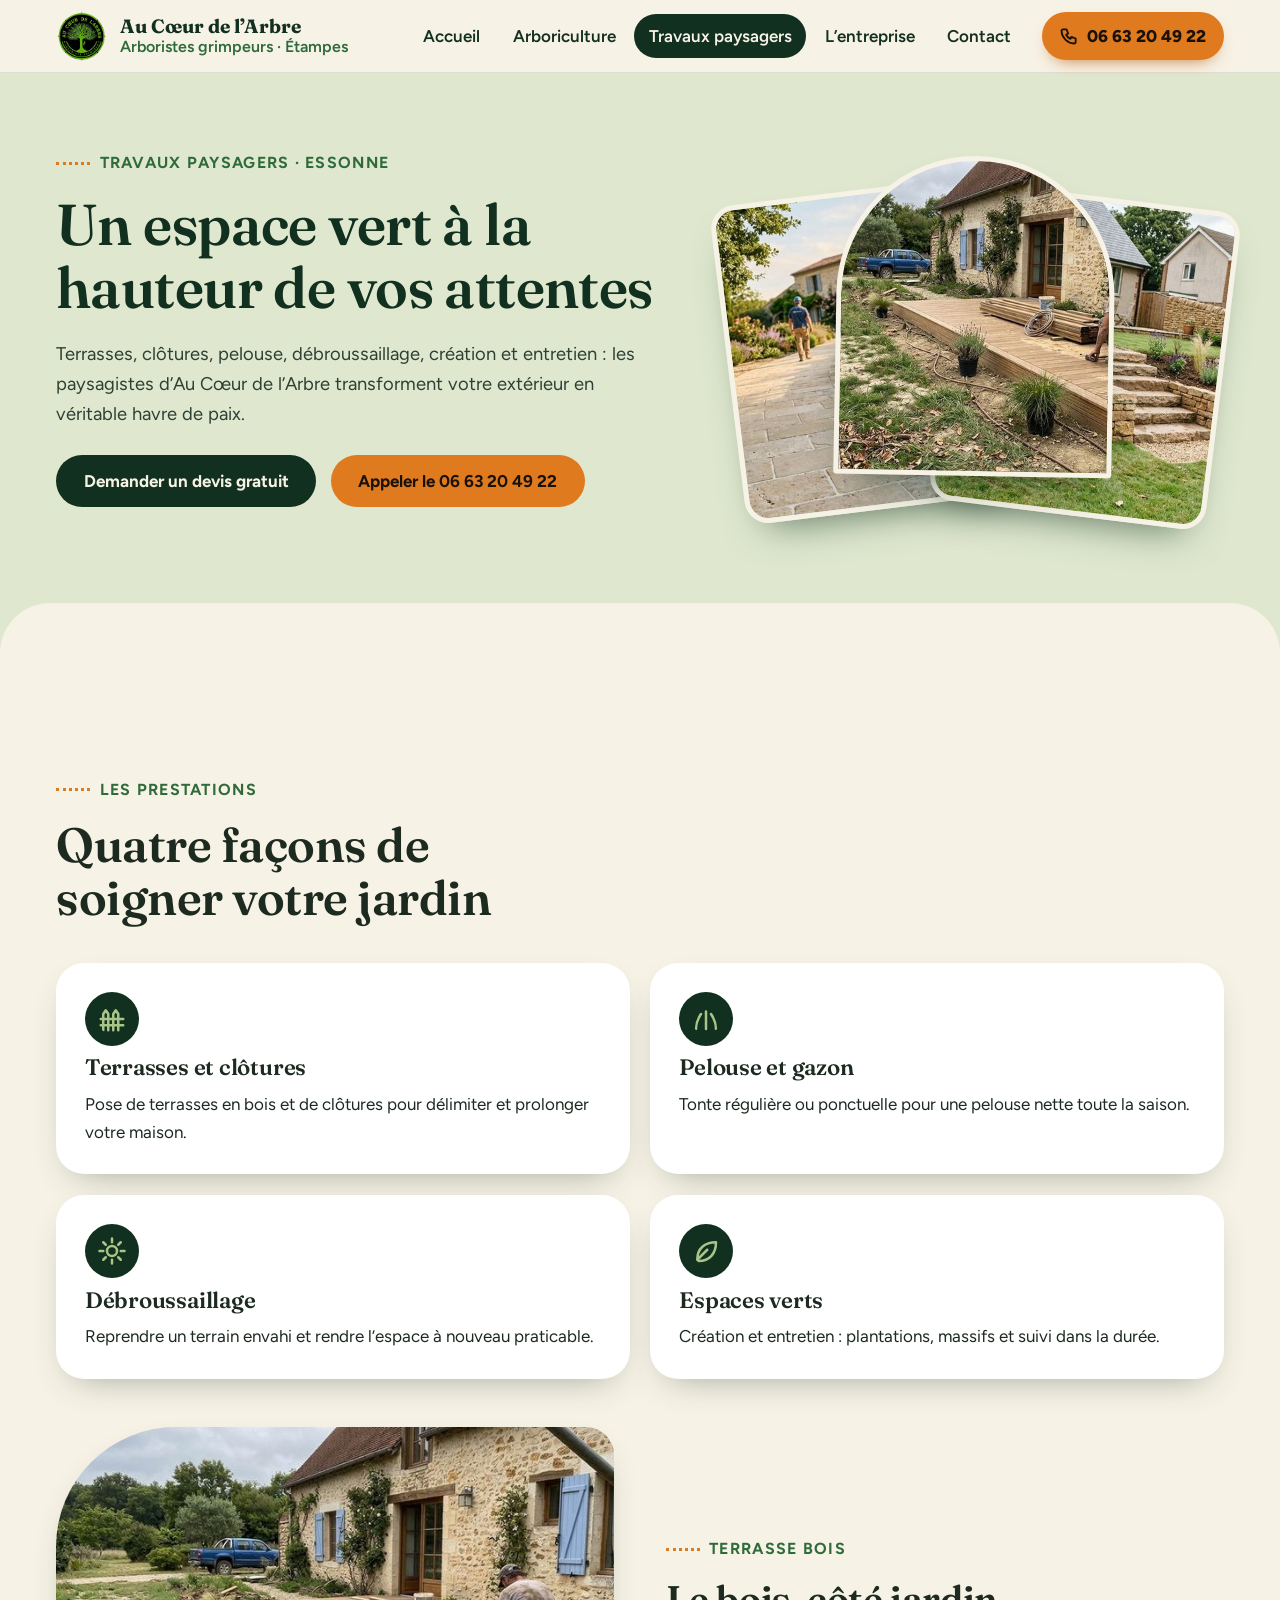
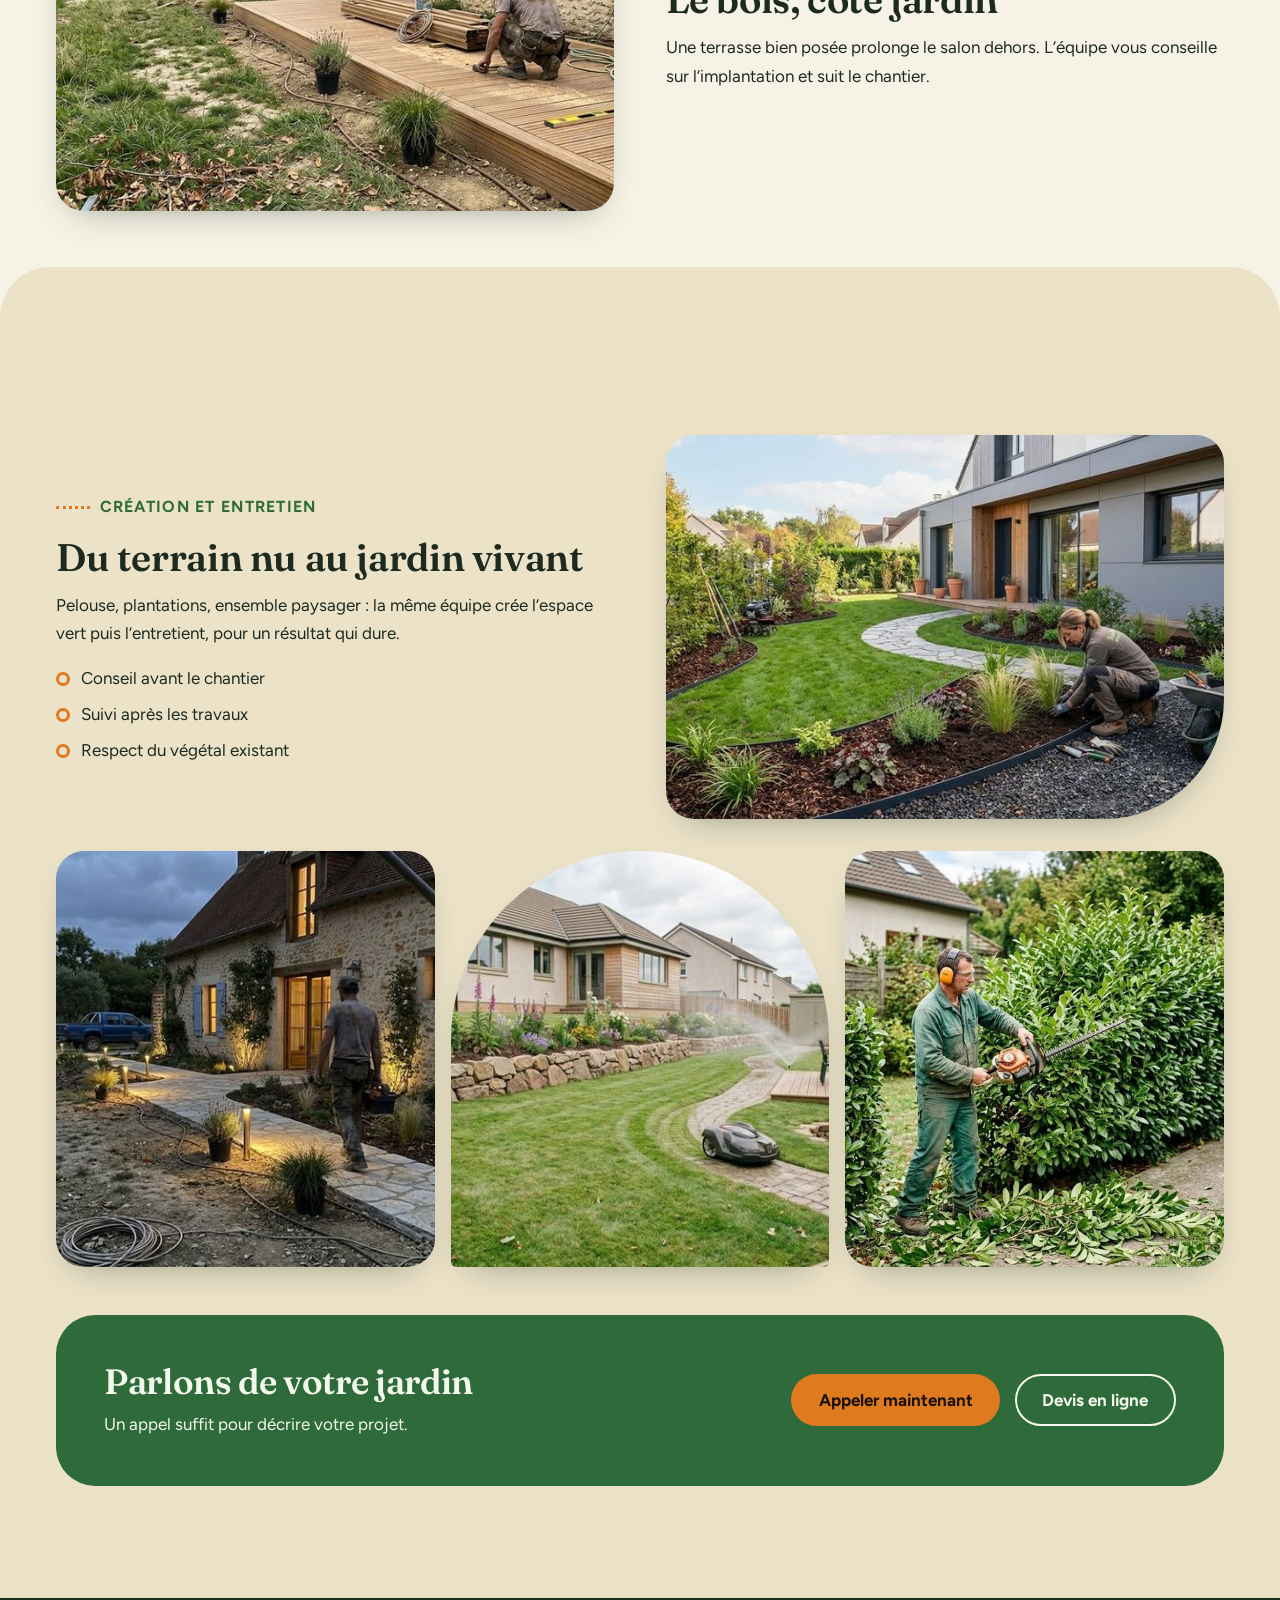
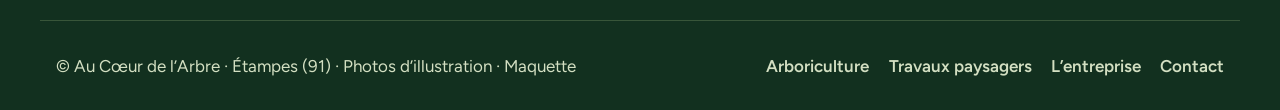
<file: paysage.html>
<!doctype html>
<html lang="fr">
<head>
<meta charset="utf-8">
<meta name="viewport" content="width=device-width,initial-scale=1">
<title>Travaux paysagers à Étampes : terrasses, clôtures, pelouse | Au Cœur de l’Arbre</title>
<meta name="description" content="Pose de terrasses et clôtures, tonte de pelouse, débroussaillage, création et entretien d’espaces verts à Étampes (91) avec Au Cœur de l’Arbre.">
<meta name="robots" content="noindex, nofollow">
<link rel="icon" type="image/png" href="images/logo.png">
<link rel="preconnect" href="https://fonts.googleapis.com">
<link rel="preconnect" href="https://fonts.gstatic.com" crossorigin>
<link rel="stylesheet" href="https://fonts.googleapis.com/css2?family=Fraunces:ital,opsz,wght@0,9..144,500;0,9..144,600;1,9..144,500&family=Figtree:wght@400;600;700;800&display=swap">
<link rel="stylesheet" href="css/style.css">
</head>
<body>
<header class="hdr">
  <div class="wrap">
    <a class="brand" href="https://webaunet.github.io/au-coeur-de-l-arbre/" aria-label="Au Cœur de l’Arbre, accueil">
      <img src="images/logo.png" width="52" height="55" alt="Logo Au Cœur de l’Arbre, arboriste grimpeur">
      <span><b>Au Cœur de l’Arbre</b><small>Arboristes grimpeurs · Étampes</small></span>
    </a>
    <nav class="nav" id="nav" aria-label="Navigation principale">
      <a href="index.html">Accueil</a>
      <a href="arboriculture.html">Arboriculture</a>
      <a href="paysage.html" aria-current="page">Travaux paysagers</a>
      <a href="entreprise.html">L’entreprise</a>
      <a href="contact.html">Contact</a>
    </nav>
    <a class="call" href="tel:+33663204922" aria-label="Appeler le 06 63 20 49 22">
      <svg viewBox="0 0 24 24" fill="none" stroke="currentColor" stroke-width="2.2" stroke-linecap="round" stroke-linejoin="round" aria-hidden="true"><path d="M5 4h4l2 5-2.5 1.5a11 11 0 0 0 5 5L15 13l5 2v4a2 2 0 0 1-2 2A16 16 0 0 1 3 6a2 2 0 0 1 2-2z"/></svg>
      <span>06 63 20 49 22</span>
    </a>
    <button class="burger" type="button" aria-expanded="false" aria-controls="nav" aria-label="Ouvrir le menu"><span></span></button>
  </div>
</header>

<main>
<section class="sec phead light" aria-labelledby="h1">
  <div class="wrap">
    <div>
      <span class="eyebrow">Travaux paysagers · Essonne</span>
      <h1 id="h1">Un espace vert à la hauteur de vos attentes</h1>
      <p class="lead">Terrasses, clôtures, pelouse, débroussaillage, création et entretien : les paysagistes d’Au Cœur de l’Arbre transforment votre extérieur en véritable havre de paix.</p>
      <div class="actions"><a class="btn btn-green" href="contact.html">Demander un devis gratuit</a><a class="btn btn-rope" href="tel:+33663204922">Appeler le 06 63 20 49 22</a></div>
    </div>
    <div class="fan">
      <img src="images/allee-paves.jpg" width="800" height="436" alt="Allée en pavés de pierre dans un jardin (image d’illustration)">
      <img src="images/terrasse-bois.jpg" width="800" height="436" alt="Pose d’une terrasse en bois devant une maison en pierre (image d’illustration)">
      <img src="images/maconnerie.jpg" width="800" height="436" alt="Muret de pierre et escalier dans un jardin (image d’illustration)">
    </div>
  </div>
</section>

<section class="sec s-cream" aria-labelledby="h-serv">
  <div class="wrap">
    <div class="head"><span class="eyebrow">Les prestations</span><h2 id="h-serv">Quatre façons de soigner votre jardin</h2></div>
    <div class="cards4">
      <article class="card c-white"><svg viewBox="0 0 24 24" fill="none" stroke="currentColor" stroke-width="2" stroke-linecap="round" stroke-linejoin="round" aria-hidden="true"><path d="M5 21V8l2-3 2 3v13M13 21V8l2-3 2 3v13M3 12h18M3 17h18"/></svg><h3>Terrasses et clôtures</h3><p>Pose de terrasses en bois et de clôtures pour délimiter et prolonger votre maison.</p></article>
      <article class="card c-white"><svg viewBox="0 0 24 24" fill="none" stroke="currentColor" stroke-width="2" stroke-linecap="round" stroke-linejoin="round" aria-hidden="true"><path d="M4 20c0-5 2-9 4-12M12 20c0-6 0-10 0-14M20 20c0-5-2-9-4-12"/></svg><h3>Pelouse et gazon</h3><p>Tonte régulière ou ponctuelle pour une pelouse nette toute la saison.</p></article>
      <article class="card c-white"><svg viewBox="0 0 24 24" fill="none" stroke="currentColor" stroke-width="2" stroke-linecap="round" stroke-linejoin="round" aria-hidden="true"><circle cx="12" cy="12" r="4"/><path d="M12 2v3M12 19v3M2 12h3M19 12h3M5 5l2 2M17 17l2 2M19 5l-2 2M7 17l-2 2"/></svg><h3>Débroussaillage</h3><p>Reprendre un terrain envahi et rendre l’espace à nouveau praticable.</p></article>
      <article class="card c-white"><svg viewBox="0 0 24 24" fill="none" stroke="currentColor" stroke-width="2" stroke-linecap="round" stroke-linejoin="round" aria-hidden="true"><path d="M5 19C5 10 11 5 20 5c0 9-5 15-14 15M5 19l8-8"/></svg><h3>Espaces verts</h3><p>Création et entretien : plantations, massifs et suivi dans la durée.</p></article>
    </div>
    <div class="row" style="margin-top:3rem">
      <img src="images/terrasse-bois.jpg" width="800" height="436" alt="Terrasse en bois en cours de pose (image d’illustration)" loading="lazy">
      <div><span class="eyebrow">Terrasse bois</span><h2>Le bois, côté jardin</h2><p>Une terrasse bien posée prolonge le salon dehors. L’équipe vous conseille sur l’implantation et suit le chantier.</p></div>
    </div>
  </div>
</section>

<section class="sec s-sand" aria-labelledby="h-gal">
  <div class="wrap">
    <div class="row rev">
      <img src="images/espace-vert.jpg" width="800" height="436" alt="Espace vert créé autour d’une maison (image d’illustration)" loading="lazy">
      <div><span class="eyebrow">Création et entretien</span><h2 id="h-gal">Du terrain nu au jardin vivant</h2><p>Pelouse, plantations, ensemble paysager : la même équipe crée l’espace vert puis l’entretient, pour un résultat qui dure.</p><ul class="tick"><li>Conseil avant le chantier</li><li>Suivi après les travaux</li><li>Respect du végétal existant</li></ul></div>
    </div>
    <div class="gal3" aria-label="Ambiances de jardin (images d’illustration)">
      <img src="images/allee-dallee.jpg" width="800" height="436" alt="Allée dallée entre pelouse et massifs (image d’illustration)" loading="lazy">
      <img src="images/robot-tonte.jpg" width="800" height="436" alt="Robot de tonte sur une pelouse entretenue (image d’illustration)" loading="lazy">
      <img src="images/taille-haies.jpg" width="800" height="598" alt="Haie taillée au cordeau (image d’illustration)" loading="lazy">
    </div>
    <div class="band b-leaf"><div><h2>Parlons de votre jardin</h2><p>Un appel suffit pour décrire votre projet.</p></div><div class="actions"><a class="btn btn-rope" href="tel:+33663204922">Appeler maintenant</a><a class="btn btn-line" href="contact.html">Devis en ligne</a></div></div>
  </div>
</section>
</main>

<footer class="ftr">
  <div class="wrap">
    <p>© Au Cœur de l’Arbre · Étampes (91) · Photos d’illustration · Maquette</p>
    <nav aria-label="Pied de page">
      <a href="arboriculture.html">Arboriculture</a>
      <a href="paysage.html">Travaux paysagers</a>
      <a href="entreprise.html">L’entreprise</a>
      <a href="contact.html">Contact</a>
    </nav>
  </div>
</footer>
<script src="js/main.js" defer></script>
</body>
</html>
</file>
<file: css/style.css>
/* Au Cœur de l'Arbre — arboristes grimpeurs & paysagistes, Étampes.
   Concept : les cernes d'un tronc. Anneaux concentriques en fond, médaillons ronds comme le logo, cordes de grimpe en orange. */
:root{
  --forest:#12301f; --forest-2:#1b4229; --leaf:#2f6b3a; --moss:#a9c487; --sage:#dfe8cf;
  --cream:#f7f2e6; --sand:#ece2c8; --bark:#5a3d27; --rope:#e07a1f; --rope-d:#b95f10; --ink:#1c2a20;
  --font-d:'Fraunces',Georgia,'Times New Roman',serif; --font-b:'Figtree',system-ui,'Segoe UI',Arial,sans-serif;
  --r:28px; --r-s:16px; --gut:max(16px,env(safe-area-inset-left,0px)); --gutr:max(16px,env(safe-area-inset-right,0px));
  --shadow:0 14px 36px -18px rgba(18,48,31,.45); --hdr:72px;
  color-scheme:light;
}
*,*::before,*::after{box-sizing:border-box}
html{scroll-behavior:smooth;scroll-padding-top:calc(var(--hdr) + 12px)}
body{margin:0;background:var(--cream);color:var(--ink);font:400 1.0625rem/1.65 var(--font-b);-webkit-font-smoothing:antialiased;overflow-x:hidden}
img{max-width:100%;height:auto;display:block}
h1,h2,h3{font-family:var(--font-d);font-weight:600;line-height:1.1;margin:0;text-wrap:balance;letter-spacing:-.01em}
h1{font-size:clamp(2.3rem,6vw,4.3rem)} h2{font-size:clamp(1.9rem,4vw,3rem)} h3{font-size:1.4rem}
p{margin:0 0 1em;max-width:62ch}
a{color:inherit}
:focus-visible{outline:3px solid var(--rope);outline-offset:3px;border-radius:6px}
.wrap{width:100%;max-width:1200px;margin-inline:auto;padding-left:var(--gut);padding-right:var(--gutr)}
.eyebrow{display:inline-flex;align-items:center;gap:.6rem;font-weight:700;font-size:1rem;letter-spacing:.08em;text-transform:uppercase;color:var(--leaf);margin-bottom:1rem}
.eyebrow::before{content:"";width:34px;height:0;border-top:3px dotted var(--rope)}
.dark .eyebrow{color:var(--moss)}

/* header */
.hdr{position:sticky;top:env(safe-area-inset-top,0px);z-index:50;background:rgba(247,242,230,.96);backdrop-filter:blur(8px);border-bottom:1px solid rgba(18,48,31,.1)}
.hdr .wrap{display:flex;align-items:center;gap:1rem;min-height:var(--hdr)}
.brand{display:flex;align-items:center;gap:.75rem;text-decoration:none;margin-right:auto;min-height:44px}
.brand img{width:52px;height:auto;aspect-ratio:141/150}
.brand b{font-family:var(--font-d);font-size:1.2rem;line-height:1.1;color:var(--forest);display:block}
.brand small{display:block;font-size:1rem;color:var(--leaf);font-weight:600;line-height:1.2}
.nav{display:flex;gap:.25rem;align-items:center}
.nav a{display:inline-flex;align-items:center;min-height:44px;padding:0 .9rem;border-radius:999px;text-decoration:none;font-weight:600;color:var(--forest)}
.nav a:hover{background:var(--sage)}
.nav a[aria-current="page"]{background:var(--forest);color:var(--cream)}
.call{display:inline-flex;align-items:center;gap:.5rem;min-height:48px;padding:0 1.1rem;border-radius:999px;background:var(--rope);color:#1a1208;font-weight:800;text-decoration:none;box-shadow:0 8px 18px -10px var(--rope-d);white-space:nowrap}
.call:hover{background:#ee8b30}
.call svg{width:20px;height:20px;flex:none}
.call{flex:none}.brand{min-width:0}
.burger{display:none;width:48px;height:48px;border:2px solid var(--forest);border-radius:50%;background:transparent;color:var(--forest);cursor:pointer;align-items:center;justify-content:center;flex:none}
.burger span,.burger span::before,.burger span::after{display:block;width:20px;height:2px;background:currentColor;border-radius:2px;position:relative;transition:transform .2s,background .2s}
.burger span::before,.burger span::after{content:"";position:absolute;left:0}
.burger span::before{top:-7px}.burger span::after{top:7px}
.burger[aria-expanded="true"] span{background:transparent}
.burger[aria-expanded="true"] span::before{transform:translateY(7px) rotate(45deg)}
.burger[aria-expanded="true"] span::after{transform:translateY(-7px) rotate(-45deg)}

/* buttons */
.btn{font:inherit;font-weight:700;cursor:pointer;display:inline-flex;align-items:center;justify-content:center;gap:.6rem;min-height:52px;padding:0 1.6rem;border-radius:999px;font-weight:700;text-decoration:none;border:2px solid transparent;transition:transform .15s,background .15s}
.btn:hover{transform:translateY(-2px)}
.btn-rope{background:var(--rope);color:#1a1208}.btn-rope:hover{background:#ee8b30}
.btn-line{border-color:currentColor;color:inherit}.btn-line:hover{background:rgba(255,255,255,.12)}
.btn-green{background:var(--forest);color:var(--cream)}.btn-green:hover{background:var(--forest-2)}
.actions{display:flex;flex-wrap:wrap;gap:.9rem;margin-top:1.6rem}

/* sections : arches qui se chevauchent, chaque fond est celui qui apparaît dans les coins de la suivante */
.sec{position:relative;padding-block:clamp(4rem,9vw,7rem);min-height:min(90svh,900px);display:flex;align-items:center}
.sec>.wrap{width:100%}
.sec{overflow-x:clip}
.sec+.sec{margin-top:calc(var(--r)*-2);padding-top:calc(clamp(4rem,9vw,7rem) + var(--r)*2);border-radius:calc(var(--r)*1.8) calc(var(--r)*1.8) 0 0}
.dark{background:var(--forest);color:var(--cream)}
.rings{background-image:repeating-radial-gradient(circle at 92% 8%,transparent 0 26px,rgba(169,196,135,.09) 26px 28px)}
.s-cream{background:var(--cream)}.s-sand{background:var(--sand)}.s-sage{background:var(--sage)}

/* hero */
.hero{padding-top:clamp(2.5rem,6vw,5rem);padding-bottom:clamp(7rem,12vw,9rem);background-color:var(--forest);color:var(--cream);min-height:min(100svh,940px)}
.hero .wrap{display:grid;grid-template-columns:1.05fr .95fr;gap:clamp(2rem,5vw,4.5rem);align-items:center}
.hero h1 em{font-style:italic;color:var(--moss);font-weight:500}
.hero p.lead{font-size:1.2rem;margin-top:1.4rem;color:#e9eedc}
.hero-art{position:relative;max-width:520px;margin-inline:auto;width:100%}
.arch{aspect-ratio:4/5;border-radius:999px 999px var(--r) var(--r);overflow:hidden;box-shadow:0 30px 60px -30px #000;border:6px solid var(--cream);background:var(--leaf)}
.arch img{width:100%;height:100%;object-fit:cover;object-position:50% 40%}
.hero-art::before{content:"";position:absolute;inset:-7% -9% auto auto;width:78%;aspect-ratio:1;border-radius:50%;background:repeating-radial-gradient(circle,transparent 0 14px,rgba(169,196,135,.28) 14px 16px);z-index:0}
.arch{position:relative;z-index:1}
.medal{position:absolute;z-index:2;left:-6%;bottom:8%;width:118px;aspect-ratio:1;border-radius:50%;background:var(--rope);color:#1a1208;display:grid;place-content:center;text-align:center;font-weight:800;line-height:1.05;box-shadow:0 14px 28px -12px #000;border:4px solid var(--cream);transform:rotate(-8deg)}
.medal b{font-family:var(--font-d);font-size:1.9rem;display:block}
.medal span{font-size:1rem}
.facts{display:flex;flex-wrap:wrap;gap:.6rem;list-style:none;padding:0;margin:1.6rem 0 0}
.facts li{padding:.45rem 1rem;border:1.5px solid rgba(169,196,135,.55);border-radius:999px;font-weight:600;color:var(--moss)}

/* arboriculture */
.head{max-width:760px;margin-bottom:2.4rem}
.head p{margin-top:1rem;color:#2d4034}
.dark .head p{color:#dbe5cb}
.grid4{display:grid;grid-template-columns:repeat(4,1fr);gap:1.2rem}
.svc h3{font-size:1.25rem}
.svc{background:#fff;border-radius:var(--r);overflow:hidden;box-shadow:var(--shadow);display:flex;flex-direction:column;min-width:0}
.svc img{width:100%;aspect-ratio:16/10;object-fit:cover}
.svc div{padding:1.4rem 1.5rem 1.7rem;display:flex;flex-direction:column;gap:.5rem}
.svc svg{width:44px;height:44px;padding:9px;border-radius:50%;background:var(--forest);color:var(--moss);flex:none;margin-top:-3.1rem;border:4px solid #fff;box-sizing:content-box}
.svc p{margin:0;color:#34473a}
.chips{display:flex;flex-wrap:wrap;gap:.6rem;list-style:none;padding:0;margin:2rem 0 0}
.chips li{padding:.5rem 1.1rem;border-radius:999px;background:var(--forest);color:var(--cream);font-weight:600}
.chips li:nth-child(even){background:var(--leaf)}

/* à propos */
.about{display:grid;grid-template-columns:.9fr 1.1fr;gap:clamp(2rem,5vw,4rem);align-items:center}
.about-card{background:var(--forest-2);border-radius:var(--r);padding:clamp(1.8rem,4vw,3rem);position:relative;overflow:hidden;box-shadow:0 30px 60px -34px #000}
.about-card::after{content:"";position:absolute;right:-90px;top:-90px;width:300px;aspect-ratio:1;border-radius:50%;background:repeating-radial-gradient(circle,transparent 0 12px,rgba(169,196,135,.16) 12px 14px)}
.about-card>*{position:relative;z-index:1}
.about-card ul{padding:0;margin:1.2rem 0 0;list-style:none;display:grid;gap:.7rem}
.about-card li{display:flex;gap:.8rem;align-items:flex-start}
.about-card li svg{width:24px;height:24px;flex:none;color:var(--rope);margin-top:.2rem}
.about-media{position:relative}
.about-media img.main{border-radius:var(--r) var(--r) 160px var(--r);aspect-ratio:4/3.4;object-fit:cover;width:100%;box-shadow:0 30px 50px -30px #000}
.about-media .logo{position:absolute;right:-10px;bottom:-26px;width:120px;background:var(--cream);border-radius:50%;padding:6px;box-shadow:0 14px 30px -14px #000}

/* paysage */
.land{display:grid;grid-template-columns:1fr 1fr;gap:clamp(2rem,5vw,4rem);align-items:center}
.mosaic{display:grid;grid-template-columns:1.1fr .9fr;grid-template-rows:auto auto;gap:1rem}
.mosaic img{width:100%;height:100%;object-fit:cover;border-radius:var(--r);box-shadow:var(--shadow)}
.mosaic .a{grid-row:span 2;aspect-ratio:3/4.4;border-radius:999px 999px var(--r) var(--r)}
.mosaic .b,.mosaic .c{aspect-ratio:1.1}
.mosaic .b{border-radius:var(--r) var(--r) 90px var(--r)}
.list{list-style:none;padding:0;margin:1.4rem 0 0;display:grid;gap:.8rem}
.list li{display:flex;gap:.9rem;align-items:flex-start;font-weight:600}
.list li svg{width:30px;height:30px;padding:6px;border-radius:50%;background:var(--forest);color:var(--moss);flex:none}

/* étapes */
.steps{display:grid;grid-template-columns:repeat(3,1fr);gap:1.4rem}
.step{border-radius:var(--r);padding:2rem 1.8rem;position:relative;overflow:hidden;min-width:0}
.step svg{width:56px;height:56px;padding:13px;border-radius:50%;background:rgba(255,255,255,.18);margin-bottom:1.2rem}
.step h3{margin-bottom:.6rem}.step p{margin:0}
.step.s1{background:var(--leaf);color:#f4f8ec}
.step.s2{background:var(--rope);color:#1a1208}
.step.s2 svg{background:rgba(26,18,8,.12)}
.step.s3{background:var(--bark);color:#fbf3e3}

/* cta + footer */
.cta{text-align:center}
.ctabox{display:flex;flex-direction:column;align-items:center;margin-top:3rem}
.step{text-align:left}
.cta .wrap{display:flex;flex-direction:column;align-items:center}
.cta .steps{width:100%}
.cta h2{max-width:20ch}
.cta p{margin-inline:auto;color:#dbe5cb}
.cta .actions{justify-content:center}
.cta .tel2{margin-top:1.2rem;font-weight:600;color:var(--moss)}
.cta .tel2 a{font-weight:800;color:var(--cream);display:inline-flex;align-items:center;min-height:44px;padding:0 .4rem}
.ftr{background:var(--forest);color:#d3dfc2;padding-block:1.4rem}
.ftr .wrap{display:flex;flex-wrap:wrap;gap:.8rem 2rem;align-items:center;justify-content:space-between;border-top:1px solid rgba(169,196,135,.25);padding-top:1.4rem}
.ftr a{text-decoration:none;font-weight:600;display:inline-flex;align-items:center;min-height:44px}
.ftr a:hover{color:#fff;text-decoration:underline}
.ftr nav{display:flex;flex-wrap:wrap;gap:0 1.2rem}
.ftr p{margin:0;max-width:none}

/* responsive */
@media (max-width:980px){
  .burger{display:inline-flex}
  .nav{position:absolute;left:0;right:0;top:100%;flex-direction:column;align-items:stretch;gap:.2rem;background:var(--cream);padding:.8rem var(--gutr) 1.2rem var(--gut);border-bottom:1px solid rgba(18,48,31,.15);box-shadow:0 20px 30px -20px rgba(18,48,31,.5);display:none}
  .nav.open{display:flex}
  .nav a{min-height:52px;font-size:1.1rem}
  .hero .wrap,.about,.land{grid-template-columns:1fr}
  .hero-art{max-width:420px}
  .steps{grid-template-columns:1fr}
  .grid4{grid-template-columns:repeat(2,1fr)}
}
@media (max-width:640px){
  .brand small{display:none}
  .brand img{width:44px}
  .brand b{font-size:1.05rem}
  .hdr .wrap{gap:.6rem}
  .call span{display:none}
  .call{width:48px;padding:0;justify-content:center}
  .grid4{grid-template-columns:1fr;gap:1rem}
  .svc{flex-direction:row;align-items:stretch}
  .svc img{width:38%;aspect-ratio:auto;height:auto;min-height:100%}
  .svc div{padding:1rem 1.1rem}
  .svc svg{margin-top:0;border:0;padding:8px;width:32px;height:32px}
  .svc p{font-size:1rem;line-height:1.5}
  .hero-art{max-width:300px}
  .about-media .main{aspect-ratio:16/10}
  .medal{left:2%;width:100px}
  .btn{width:100%}
  .about-media .logo{width:96px;right:0}
  .sec{min-height:0}
}
@media (prefers-reduced-motion:reduce){*{scroll-behavior:auto!important;transition:none!important}}

/* ===== pages intérieures ===== */
@media (max-width:1180px){.brand small{display:none}.nav a{padding:0 .65rem}}
.phead{padding-top:clamp(2.5rem,6vw,4.5rem);padding-bottom:calc(clamp(4rem,8vw,6rem) + var(--r)*2);min-height:0}
.phead .wrap{display:grid;grid-template-columns:1.1fr .9fr;gap:clamp(2rem,5vw,4rem);align-items:center}
.phead h1{font-size:clamp(2.1rem,5vw,3.6rem)}
.phead p.lead{font-size:1.15rem;margin-top:1.2rem;color:#e3ebd5}
.mos3{display:grid;grid-template-columns:1fr 1fr;grid-template-rows:1fr 1fr;gap:.8rem;max-width:520px;margin-inline:auto;width:100%}
.mos3 img{width:100%;height:100%;object-fit:cover;border:4px solid var(--cream);box-shadow:0 20px 40px -24px #000}
.mos3 img:first-child{grid-row:span 2;aspect-ratio:3/4.2;border-radius:999px 999px 24px 24px}
.mos3 img:nth-child(2){aspect-ratio:1.15;border-radius:24px 24px 80px 24px}
.mos3 img:nth-child(3){aspect-ratio:1.15;border-radius:24px}
.fan{position:relative;height:340px;max-width:520px;margin-inline:auto;width:100%}
.fan img{position:absolute;width:56%;aspect-ratio:4/4.6;object-fit:cover;border:5px solid var(--cream);border-radius:24px;box-shadow:0 22px 40px -22px rgba(18,48,31,.7)}
.fan img:nth-child(1){left:0;top:34px;transform:rotate(-7deg)}
.fan img:nth-child(2){left:22%;top:0;transform:rotate(1deg);z-index:2;border-radius:999px 999px 24px 24px}
.fan img:nth-child(3){right:0;top:40px;transform:rotate(7deg)}
.phead.light{background:var(--sage);color:var(--forest)}
.phead.light p.lead{color:#2d4034}.phead.light .eyebrow{color:var(--leaf)}
.row{display:grid;grid-template-columns:1fr 1fr;gap:clamp(1.6rem,4vw,3.5rem);align-items:center}
.row+.row{margin-top:clamp(2rem,5vw,4rem)}
.row img{width:100%;aspect-ratio:16/11;object-fit:cover;border-radius:var(--r);box-shadow:var(--shadow)}
.row.rev img{order:2;border-radius:var(--r) var(--r) 120px var(--r)}
.row:not(.rev) img{border-radius:120px var(--r) var(--r) var(--r)}
.row h2{font-size:clamp(1.7rem,3.2vw,2.4rem);margin-bottom:.8rem}
.tick{list-style:none;padding:0;margin:1rem 0 0;display:grid;gap:.5rem}
.tick li{display:flex;gap:.7rem;align-items:flex-start}
.tick li::before{content:"";flex:none;width:14px;height:14px;margin-top:.45rem;border-radius:50%;border:3px solid var(--rope)}
.cards3{display:grid;grid-template-columns:repeat(3,1fr);gap:1.3rem}
.card{border-radius:var(--r);padding:1.8rem;min-width:0;display:flex;flex-direction:column;gap:.6rem}
.card svg{width:54px;height:54px;padding:12px;border-radius:50%;background:rgba(255,255,255,.2);flex:none}
.card p{margin:0}
.c-leaf{background:var(--leaf);color:#f4f8ec}.c-rope{background:var(--rope);color:#1a1208}.c-rope svg{background:rgba(26,18,8,.12)}
.c-bark{background:var(--bark);color:#fbf3e3}.c-forest{background:var(--forest-2);color:var(--cream)}.c-white{background:#fff;color:var(--ink);box-shadow:var(--shadow)}.c-white svg{background:var(--forest);color:var(--moss)}
.cards4{display:grid;grid-template-columns:repeat(2,1fr);gap:1.3rem}
.band{border-radius:calc(var(--r)*1.4);padding:clamp(1.8rem,4vw,3rem);display:flex;flex-wrap:wrap;gap:1.4rem 2rem;align-items:center;justify-content:space-between;margin-top:clamp(2rem,4vw,3rem)}
.band h2{font-size:clamp(1.5rem,3vw,2.2rem);max-width:22ch}
.band p{margin:.5rem 0 0}
.band .actions{margin:0}
.band.b-rope{background:var(--rope);color:#1a1208}.band.b-rope .btn-green{background:var(--forest);color:var(--cream)}
.band.b-leaf{background:var(--leaf);color:#f4f8ec}
.band.b-bark{background:var(--bark);color:#fbf3e3}
.gal3{display:grid;grid-template-columns:repeat(3,1fr);gap:1rem;margin-top:2rem}
.gal3 img{width:100%;aspect-ratio:4/4.4;object-fit:cover;border-radius:var(--r);box-shadow:var(--shadow)}
.gal3 img:nth-child(2){border-radius:999px 999px var(--r) var(--r)}
.story{display:grid;grid-template-columns:.8fr 1.2fr;gap:clamp(2rem,5vw,4rem);align-items:center}
.story .badge{width:min(100%,300px);margin-inline:auto;background:var(--cream);border-radius:50%;padding:12px;box-shadow:0 30px 50px -28px #000}
.story .sig{font-family:var(--font-d);font-style:italic;color:var(--moss);font-size:1.3rem;margin-top:1rem}
/* contact */
.cgrid{display:grid;grid-template-columns:1.15fr .85fr;gap:clamp(1.6rem,4vw,3rem);align-items:start}
.form{background:#fff;border-radius:var(--r);padding:clamp(1.5rem,4vw,2.5rem);box-shadow:var(--shadow)}
.field{display:flex;flex-direction:column;gap:.4rem;margin-bottom:1.1rem}
.field label{font-weight:700;color:var(--forest)}
.field label small{font-weight:500;color:#51635a;font-size:1rem}
.field input,.field select,.field textarea{font:inherit;font-size:1rem;min-height:48px;padding:.7rem 1rem;border-radius:14px;border:2px solid #b9c4b0;background:var(--cream);color:var(--ink);width:100%}
.field textarea{min-height:120px;resize:vertical}
.field input:focus-visible,.field select:focus-visible,.field textarea:focus-visible{outline:3px solid var(--rope);outline-offset:2px;border-color:var(--forest)}
.field.err input,.field.err select{border-color:#b3261e}
.field .msg{color:#b3261e;font-weight:600;min-height:0}
.form .btn{width:100%}
.recap{margin-top:1.4rem;padding:1.3rem;border-radius:var(--r-s);background:var(--sage);border:2px solid var(--leaf)}
.recap h3{font-size:1.25rem;margin-bottom:.5rem}
.recap pre{white-space:pre-wrap;font:inherit;margin:0 0 1rem;background:#fff;padding:1rem;border-radius:12px}
.recap .actions{margin-top:0}
.recap .btn{flex:1 1 180px}
.info{border-radius:var(--r);padding:1.8rem;background:var(--forest);color:var(--cream)}
.info+.info{margin-top:1.2rem}
.info a{display:inline-flex;align-items:center;min-height:44px;font-weight:800;font-size:1.2rem;text-decoration:none;color:var(--cream)}
.info a:hover{text-decoration:underline}
.info h3{margin-bottom:.6rem}.info p{margin:0 0 .4rem}
@media (max-width:980px){
  .phead .wrap,.row,.story,.cgrid{grid-template-columns:1fr}
  .row.rev img{order:0}
  .cards3{grid-template-columns:1fr}
  .fan{height:300px}
}
@media (max-width:640px){
  .cards4{grid-template-columns:1fr}.gal3{grid-template-columns:1fr 1fr}.gal3 img:nth-child(3){grid-column:span 2;aspect-ratio:16/9}
  .fan{height:260px}.fan img{width:60%}
  .band .btn{width:100%}.band .actions{width:100%}
}
</file>
